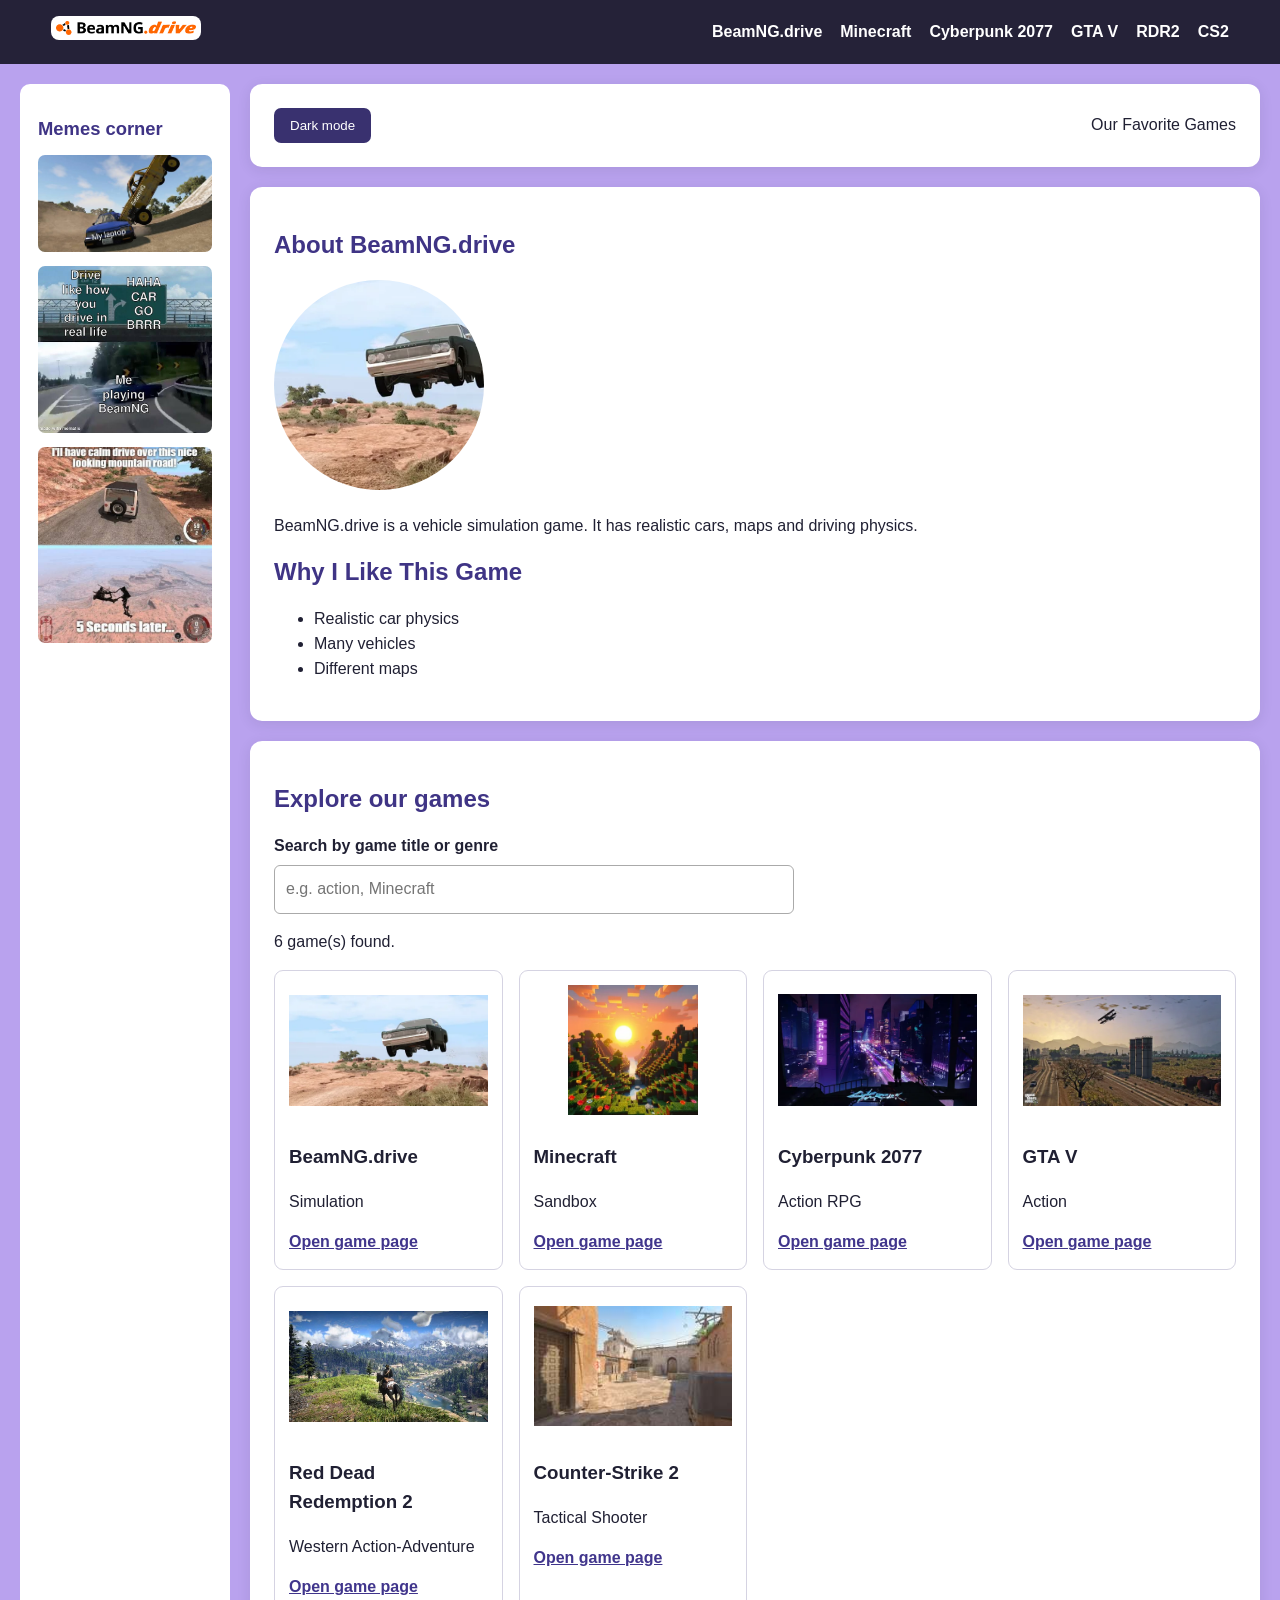
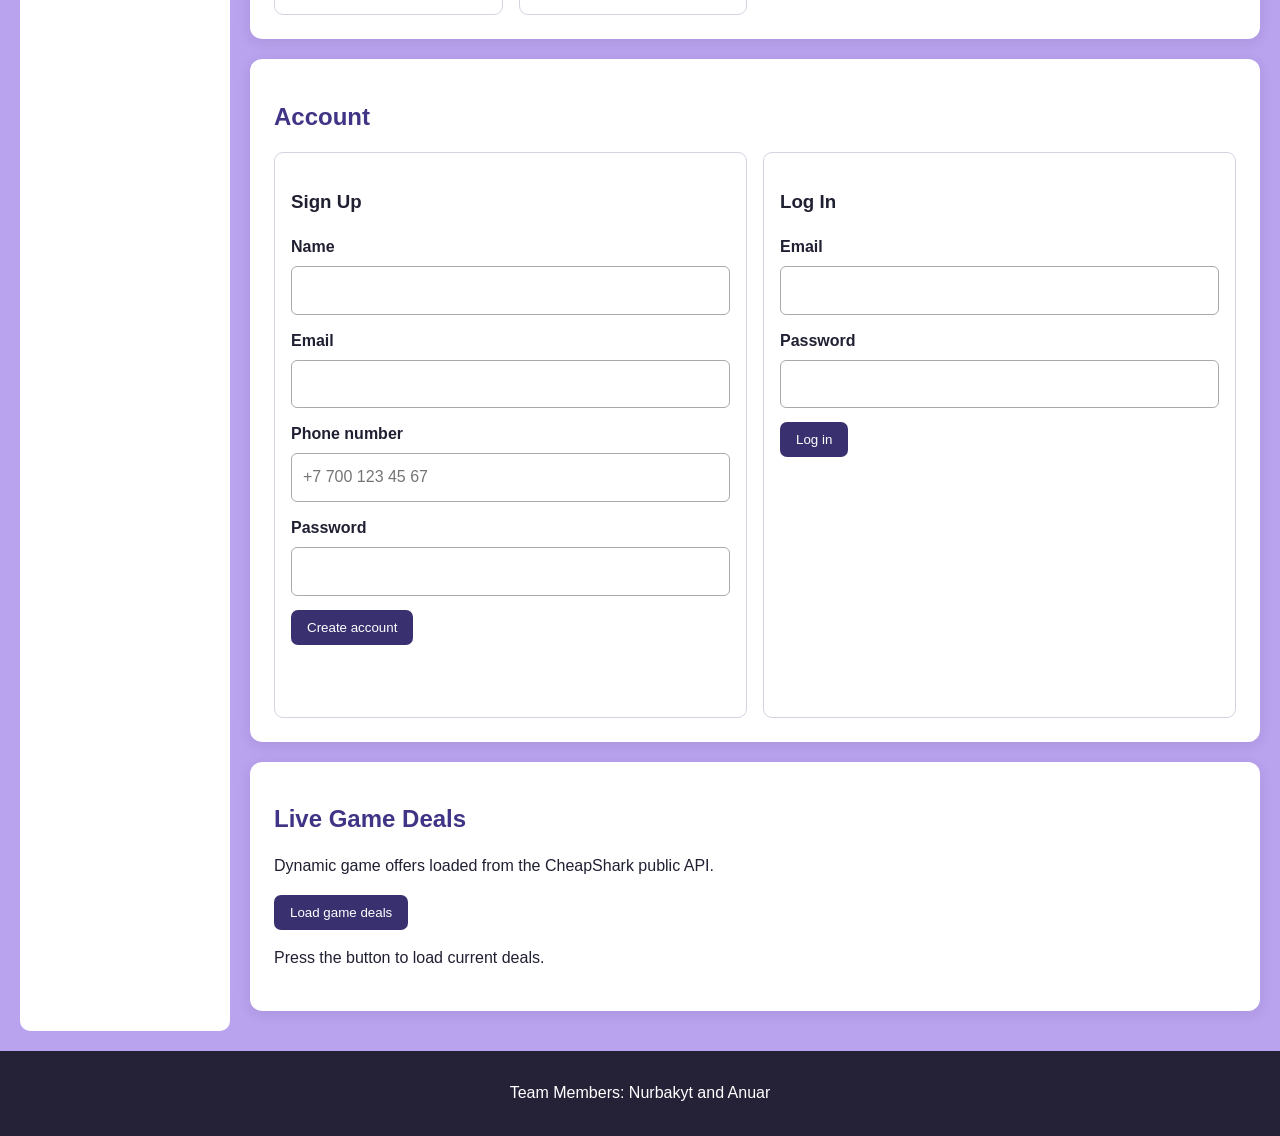
<file: index.html>
<!DOCTYPE html>
<html lang="en">

<head>
    <meta charset="UTF-8">
    <meta name="viewport" content="width=device-width, initial-scale=1">

    <title>BeamNG.drive | Our Favorite Games</title>

    <link rel="stylesheet" href="css/style.css">
    <script src="js/script.js" defer></script>
</head>

<body>

    <header id="main-header">
        <a href="index.html" aria-label="Our Favorite Games home">
            <img src="images/BeamNG_drive_logo.webp" alt="BeamNG.drive logo" class="logo-w-bg">
        </a>

        <nav class="nav-menu" aria-label="Game navigation">
            <a href="index.html">BeamNG.drive</a>
            <a href="minecraft.html">Minecraft</a>
            <a href="cyberpunk.html">Cyberpunk 2077</a>
            <a href="gta5.html">GTA V</a>
            <a href="rdr2.html">RDR2</a>
            <a href="cs2.html">CS2</a>
        </nav>
    </header>

    <aside class="sidebar">
        <h2>Memes corner</h2>

        <img src="images/BeamND_drive_meme1.jpg" alt="BeamNG.drive meme" class="meme" loading="lazy">
        <img src="images/BeamND_drive_meme2.jpg" alt="BeamNG.drive meme" class="meme" loading="lazy">
        <img src="images/BeamND_drive_meme3.jpg" alt="BeamNG.drive meme" class="meme" loading="lazy">
    </aside>

    <main>

        <section class="card controls">
            <button id="theme-toggle" type="button" aria-pressed="false">Dark mode</button>
            <span>Our Favorite Games</span>
        </section>

        <section class="card game-intro">
            <h1>About BeamNG.drive</h1>

            <img src="images/beamng.webp" alt="BeamNG.drive game" class="circle-image">

            <p>BeamNG.drive is a vehicle simulation game. It has realistic cars, maps and driving physics.</p>

            <h2>Why I Like This Game</h2>

            <ul>
                <li>Realistic car physics</li>
                <li>Many vehicles</li>
                <li>Different maps</li>
            </ul>
        </section>

        <section class="card" id="game-search">
            <h2>Explore our games</h2>

            <label for="game-query">Search by game title or genre</label>
            <input id="game-query" type="search" placeholder="e.g. action, Minecraft">

            <p id="search-status" role="status"></p>
            <div id="game-results" class="results-grid"></div>
        </section>

        <section class="card" id="account">
            <h2>Account</h2>

            <div class="account-grid">

                <form id="signup-form" novalidate>
                    <h3>Sign Up</h3>

                    <label for="signup-name">Name</label>
                    <input id="signup-name" autocomplete="name">

                    <label for="signup-email">Email</label>
                    <input id="signup-email" autocomplete="email">

                    <label for="signup-phone">Phone number</label>
                    <input id="signup-phone" autocomplete="tel" placeholder="+7 700 123 45 67">

                    <label for="signup-password">Password</label>
                    <input id="signup-password" type="password" autocomplete="new-password">

                    <button type="submit">Create account</button>
                    <p class="form-message" id="signup-message" role="status"></p>
                </form>

                <form id="login-form" novalidate>
                    <h3>Log In</h3>

                    <label for="login-email">Email</label>
                    <input id="login-email" autocomplete="email">

                    <label for="login-password">Password</label>
                    <input id="login-password" type="password" autocomplete="current-password">

                    <button type="submit">Log in</button>
                    <p class="form-message" id="login-message" role="status"></p>
                </form>

            </div>
        </section>

        <section class="card" id="game-api">
            <h2>Live Game Deals</h2>

            <p>Dynamic game offers loaded from the CheapShark public API.</p>
            <button id="load-deals" type="button">Load game deals</button>

            <p id="api-status" role="status">Press the button to load current deals.</p>
            <div id="deal-results" class="results-grid"></div>
        </section>

    </main>

    <footer>
        <p>Team Members: Nurbakyt and Anuar</p>
    </footer>

</body>

</html>
</file>
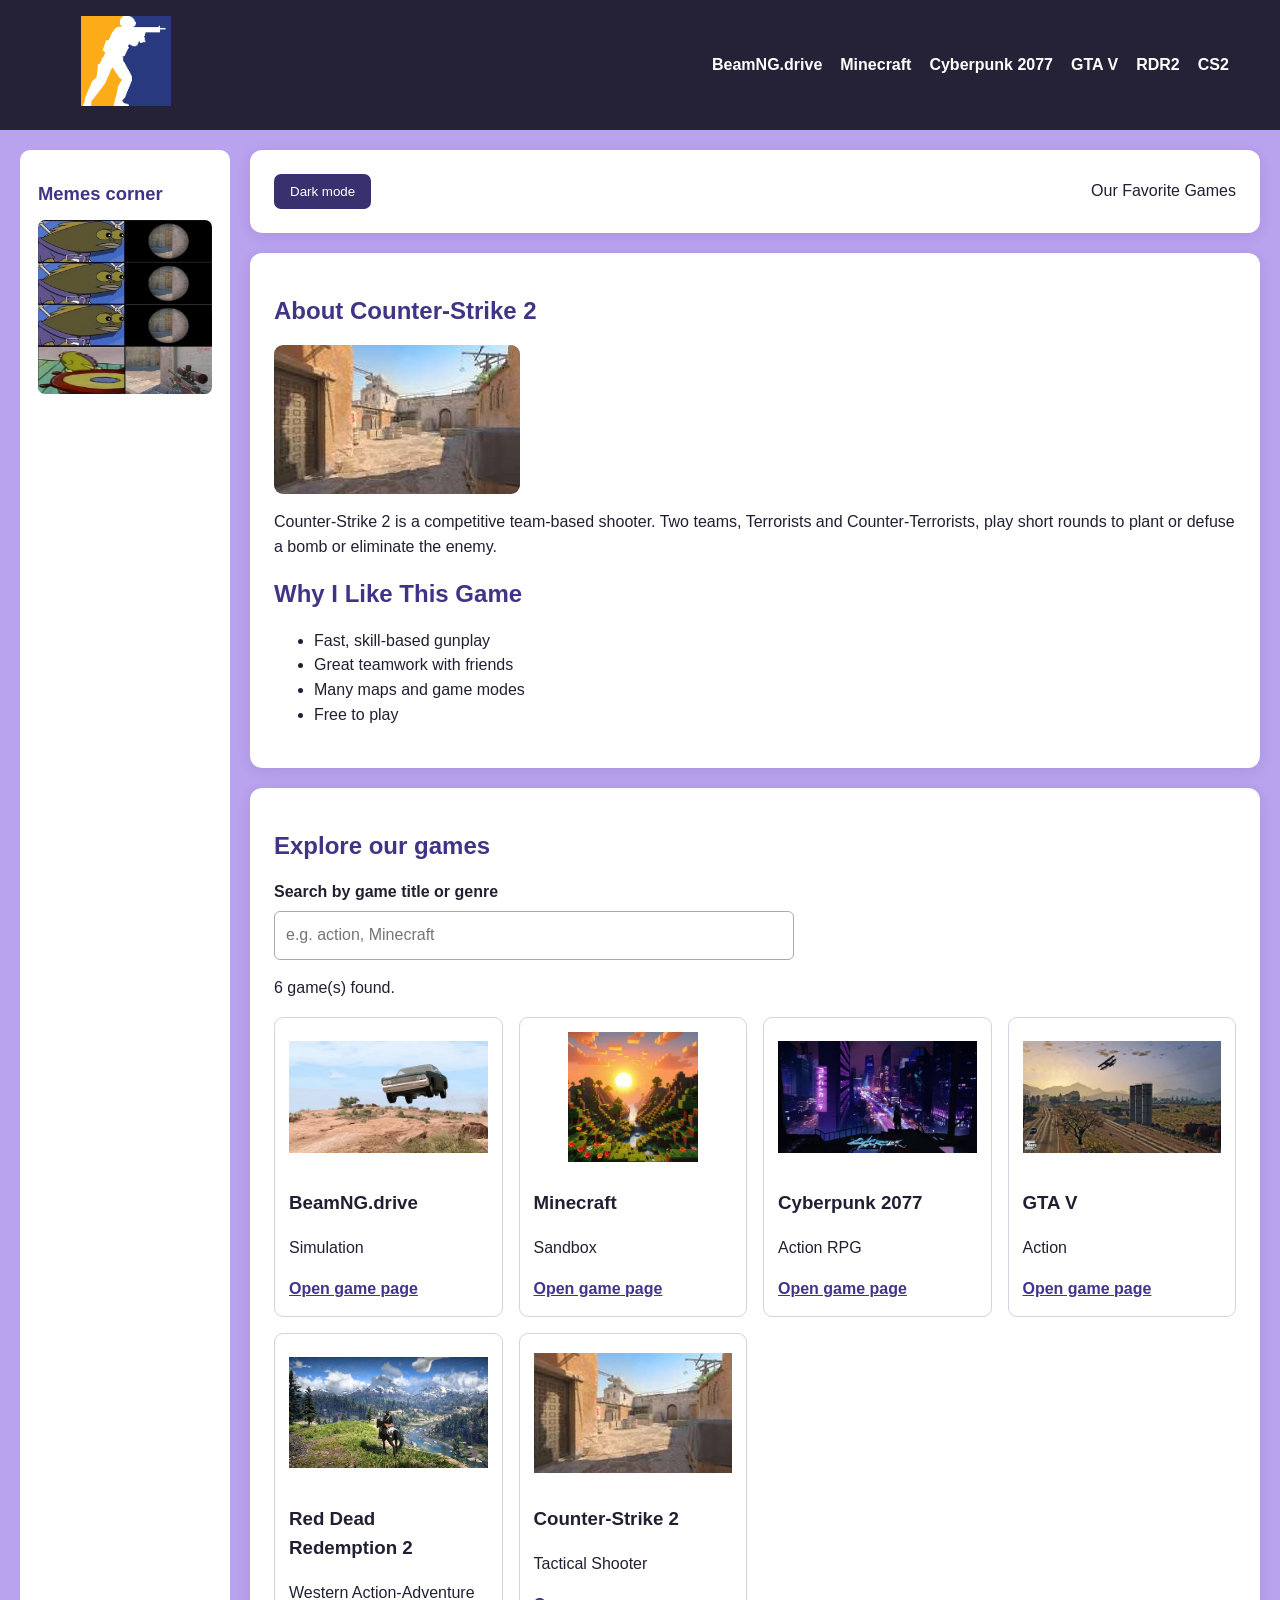
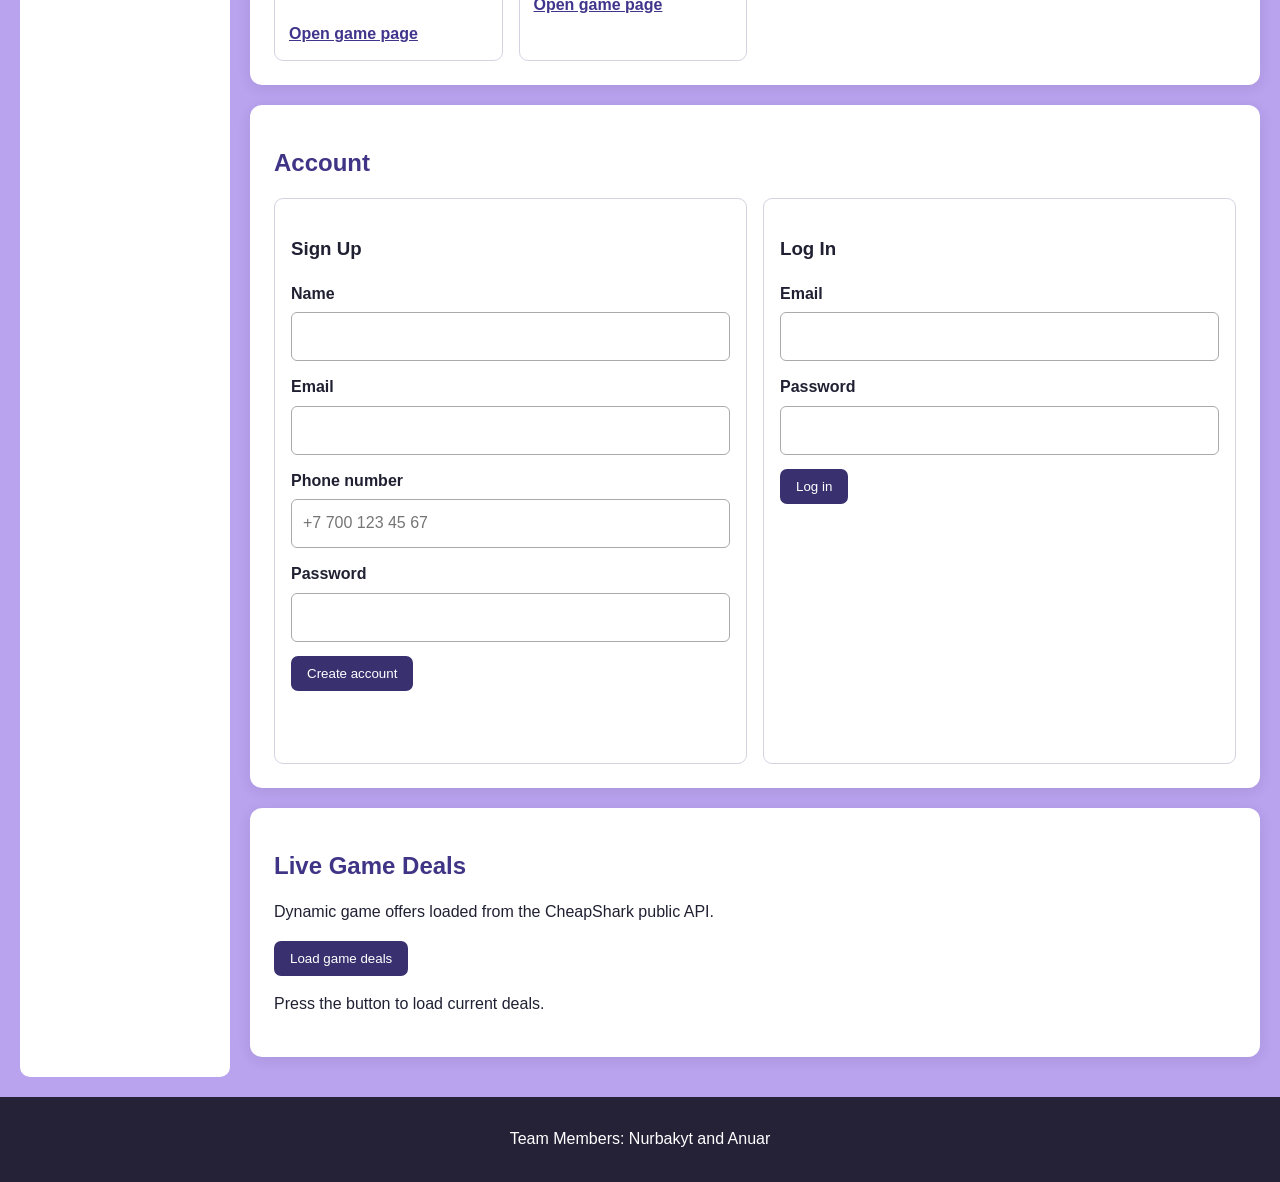
<file: cs2.html>
<!DOCTYPE html>
<html lang="en">

<head>
    <meta charset="UTF-8">
    <meta name="viewport" content="width=device-width, initial-scale=1">

    <title>Counter-Strike 2 | Our Favorite Games</title>

    <link rel="stylesheet" href="css/style.css">
    <script src="js/script.js" defer></script>
</head>

<body>

    <header id="main-header">
        <a href="index.html" aria-label="Our Favorite Games home">
            <img src="images/CS2_logo.png" alt="Counter-Strike 2 logo" class="logo">
        </a>

        <nav class="nav-menu" aria-label="Game navigation">
            <a href="index.html">BeamNG.drive</a>
            <a href="minecraft.html">Minecraft</a>
            <a href="cyberpunk.html">Cyberpunk 2077</a>
            <a href="gta5.html">GTA V</a>
            <a href="rdr2.html">RDR2</a>
            <a href="cs2.html">CS2</a>
        </nav>
    </header>

    <aside class="sidebar">
        <h2>Memes corner</h2>

        <img src="images/CS2_meme1.webp" alt="Counter-Strike 2 meme" class="meme" loading="lazy">
    </aside>

    <main>

        <section class="card controls">
            <button id="theme-toggle" type="button" aria-pressed="false">Dark mode</button>
            <span>Our Favorite Games</span>
        </section>

        <section class="card game-intro">
            <h1>About Counter-Strike 2</h1>

            <img src="images/cs2.webp" alt="Counter-Strike 2 game" class="game-image">

            <p>Counter-Strike 2 is a competitive team-based shooter. Two teams, Terrorists and Counter-Terrorists, play short rounds to plant or defuse a bomb or eliminate the enemy.</p>

            <h2>Why I Like This Game</h2>

            <ul>
                <li>Fast, skill-based gunplay</li>
                <li>Great teamwork with friends</li>
                <li>Many maps and game modes</li>
                <li>Free to play</li>
            </ul>
        </section>

        <section class="card" id="game-search">
            <h2>Explore our games</h2>

            <label for="game-query">Search by game title or genre</label>
            <input id="game-query" type="search" placeholder="e.g. action, Minecraft">

            <p id="search-status" role="status"></p>
            <div id="game-results" class="results-grid"></div>
        </section>

        <section class="card" id="account">
            <h2>Account</h2>

            <div class="account-grid">

                <form id="signup-form" novalidate>
                    <h3>Sign Up</h3>

                    <label for="signup-name">Name</label>
                    <input id="signup-name" autocomplete="name">

                    <label for="signup-email">Email</label>
                    <input id="signup-email" autocomplete="email">

                    <label for="signup-phone">Phone number</label>
                    <input id="signup-phone" autocomplete="tel" placeholder="+7 700 123 45 67">

                    <label for="signup-password">Password</label>
                    <input id="signup-password" type="password" autocomplete="new-password">

                    <button type="submit">Create account</button>
                    <p class="form-message" id="signup-message" role="status"></p>
                </form>

                <form id="login-form" novalidate>
                    <h3>Log In</h3>

                    <label for="login-email">Email</label>
                    <input id="login-email" autocomplete="email">

                    <label for="login-password">Password</label>
                    <input id="login-password" type="password" autocomplete="current-password">

                    <button type="submit">Log in</button>
                    <p class="form-message" id="login-message" role="status"></p>
                </form>

            </div>
        </section>

        <section class="card" id="game-api">
            <h2>Live Game Deals</h2>

            <p>Dynamic game offers loaded from the CheapShark public API.</p>
            <button id="load-deals" type="button">Load game deals</button>

            <p id="api-status" role="status">Press the button to load current deals.</p>
            <div id="deal-results" class="results-grid"></div>
        </section>

    </main>

    <footer>
        <p>Team Members: Nurbakyt and Anuar</p>
    </footer>

</body>

</html>
</file>
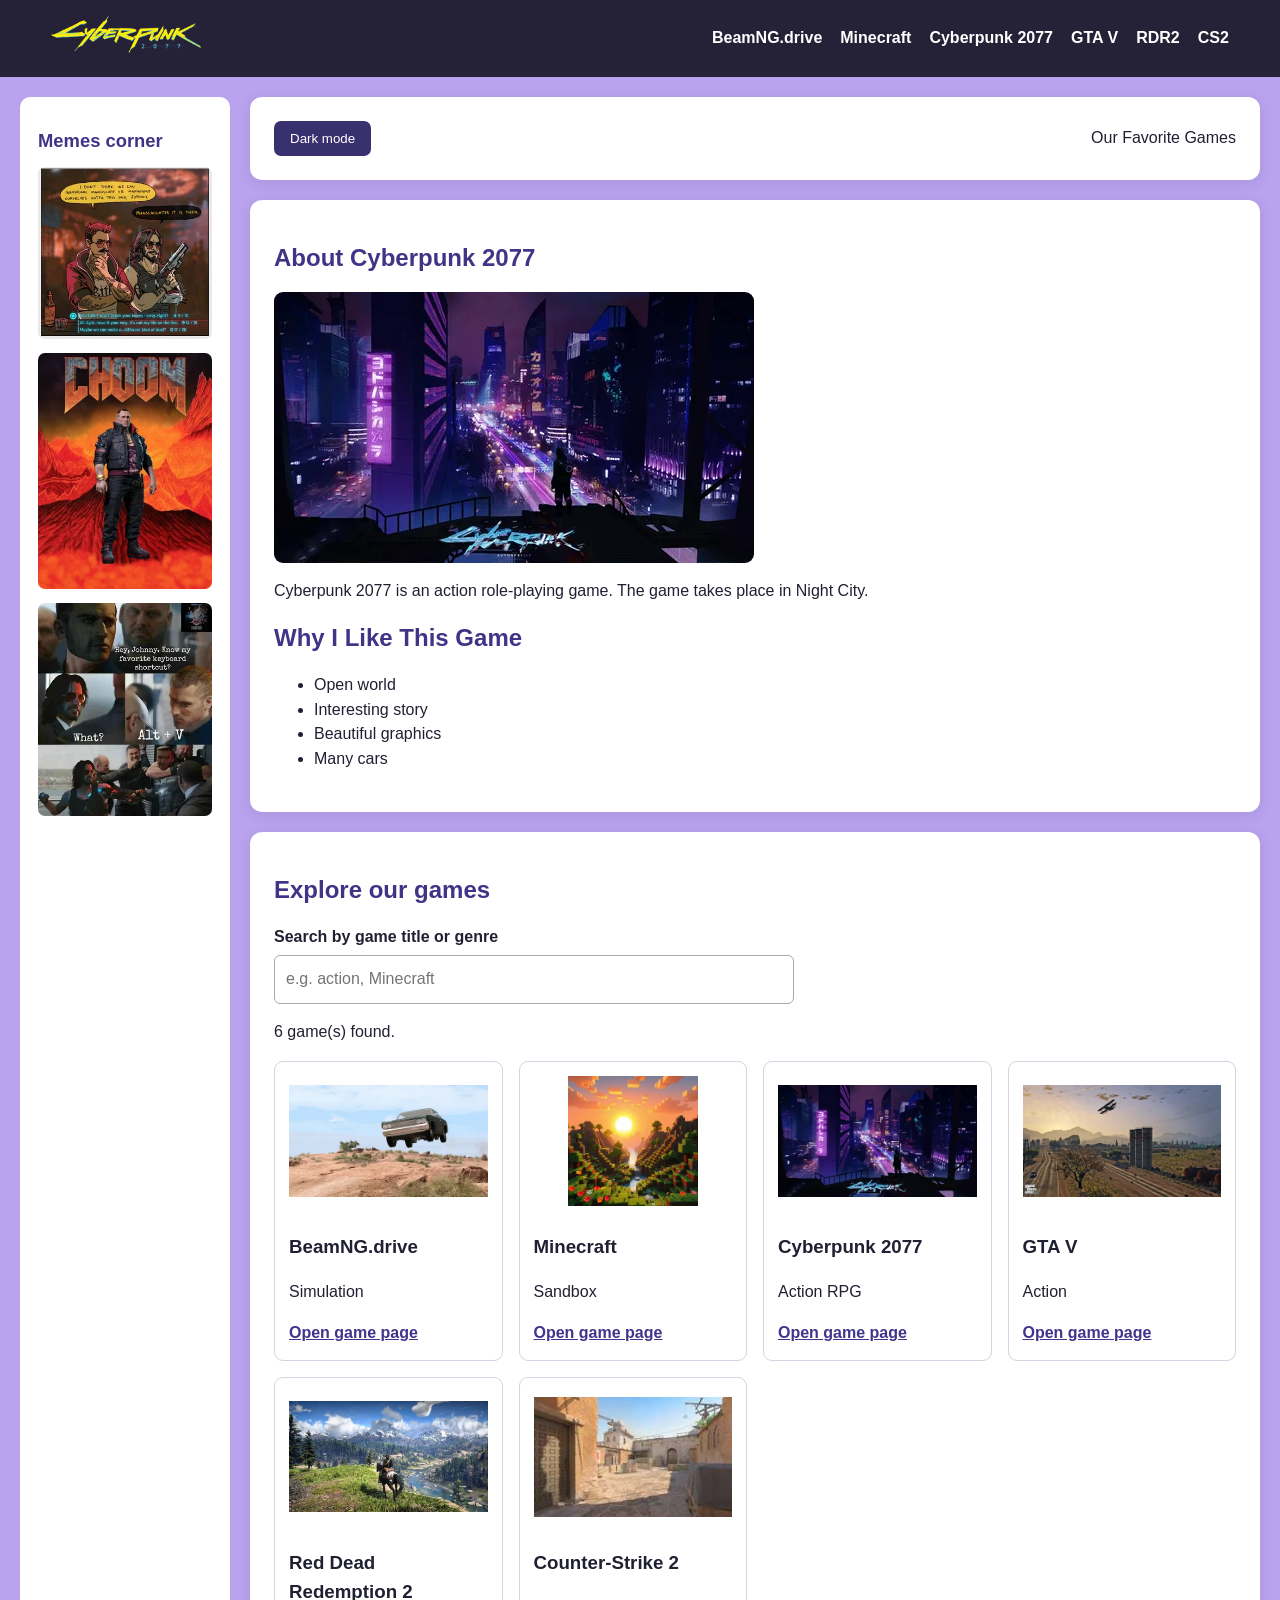
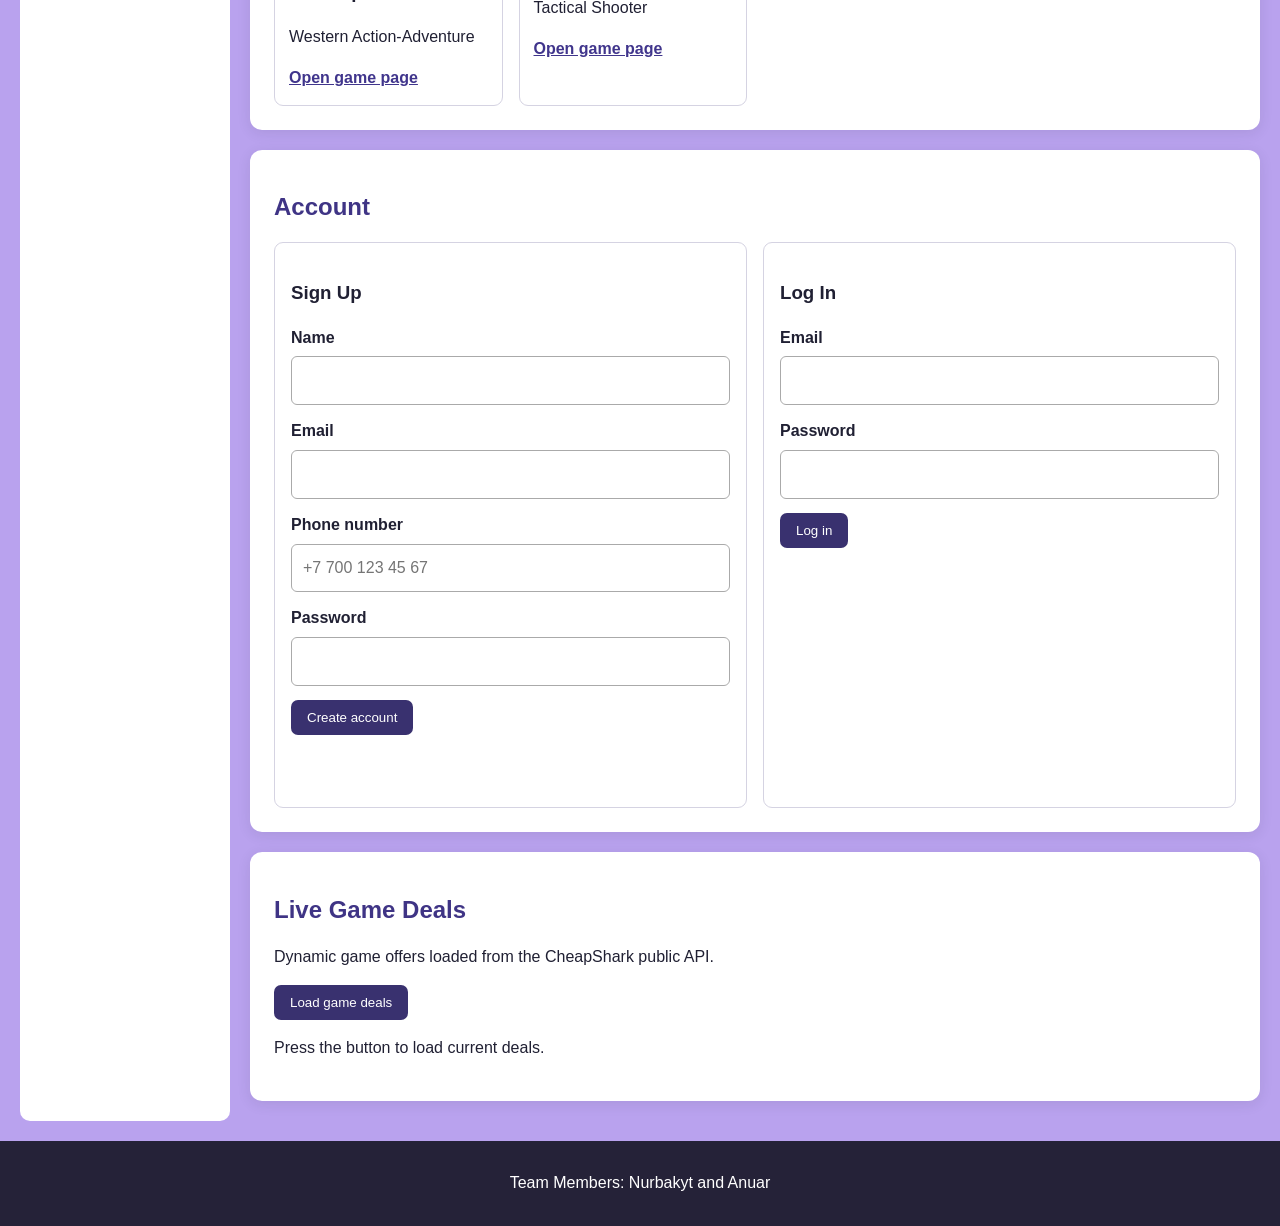
<file: cyberpunk.html>
<!DOCTYPE html>
<html lang="en">

<head>
    <meta charset="UTF-8">
    <meta name="viewport" content="width=device-width, initial-scale=1">

    <title>Cyberpunk 2077 | Our Favorite Games</title>

    <link rel="stylesheet" href="css/style.css">
    <script src="js/script.js" defer></script>
</head>

<body>

    <header id="main-header">
        <a href="index.html" aria-label="Our Favorite Games home">
            <img src="images/Cyberpunk_2077_logo.webp" alt="Cyberpunk 2077 logo" class="logo">
        </a>

        <nav class="nav-menu" aria-label="Game navigation">
            <a href="index.html">BeamNG.drive</a>
            <a href="minecraft.html">Minecraft</a>
            <a href="cyberpunk.html">Cyberpunk 2077</a>
            <a href="gta5.html">GTA V</a>
            <a href="rdr2.html">RDR2</a>
            <a href="cs2.html">CS2</a>
        </nav>
    </header>

    <aside class="sidebar">
        <h2>Memes corner</h2>

        <img src="images/Cyberpunk_2077_meme1.webp" alt="Cyberpunk 2077 meme" class="meme" loading="lazy">
        <img src="images/Cyberpunk_2077_meme2.webp" alt="Cyberpunk 2077 meme" class="meme" loading="lazy">
        <img src="images/Cyberpunk_2077_meme3.png" alt="Cyberpunk 2077 meme" class="meme" loading="lazy">
    </aside>

    <main>

        <section class="card controls">
            <button id="theme-toggle" type="button" aria-pressed="false">Dark mode</button>
            <span>Our Favorite Games</span>
        </section>

        <section class="card game-intro">
            <h1>About Cyberpunk 2077</h1>

            <img src="images/cyberpunk.webp" alt="Cyberpunk 2077 game" class="game-image">

            <p>Cyberpunk 2077 is an action role-playing game. The game takes place in Night City.</p>

            <h2>Why I Like This Game</h2>

            <ul>
                <li>Open world</li>
                <li>Interesting story</li>
                <li>Beautiful graphics</li>
                <li>Many cars</li>
            </ul>
        </section>

        <section class="card" id="game-search">
            <h2>Explore our games</h2>

            <label for="game-query">Search by game title or genre</label>
            <input id="game-query" type="search" placeholder="e.g. action, Minecraft">

            <p id="search-status" role="status"></p>
            <div id="game-results" class="results-grid"></div>
        </section>

        <section class="card" id="account">
            <h2>Account</h2>

            <div class="account-grid">

                <form id="signup-form" novalidate>
                    <h3>Sign Up</h3>

                    <label for="signup-name">Name</label>
                    <input id="signup-name" autocomplete="name">

                    <label for="signup-email">Email</label>
                    <input id="signup-email" autocomplete="email">

                    <label for="signup-phone">Phone number</label>
                    <input id="signup-phone" autocomplete="tel" placeholder="+7 700 123 45 67">

                    <label for="signup-password">Password</label>
                    <input id="signup-password" type="password" autocomplete="new-password">

                    <button type="submit">Create account</button>
                    <p class="form-message" id="signup-message" role="status"></p>
                </form>

                <form id="login-form" novalidate>
                    <h3>Log In</h3>

                    <label for="login-email">Email</label>
                    <input id="login-email" autocomplete="email">

                    <label for="login-password">Password</label>
                    <input id="login-password" type="password" autocomplete="current-password">

                    <button type="submit">Log in</button>
                    <p class="form-message" id="login-message" role="status"></p>
                </form>

            </div>
        </section>

        <section class="card" id="game-api">
            <h2>Live Game Deals</h2>

            <p>Dynamic game offers loaded from the CheapShark public API.</p>
            <button id="load-deals" type="button">Load game deals</button>

            <p id="api-status" role="status">Press the button to load current deals.</p>
            <div id="deal-results" class="results-grid"></div>
        </section>

    </main>

    <footer>
        <p>Team Members: Nurbakyt and Anuar</p>
    </footer>

</body>

</html>
</file>
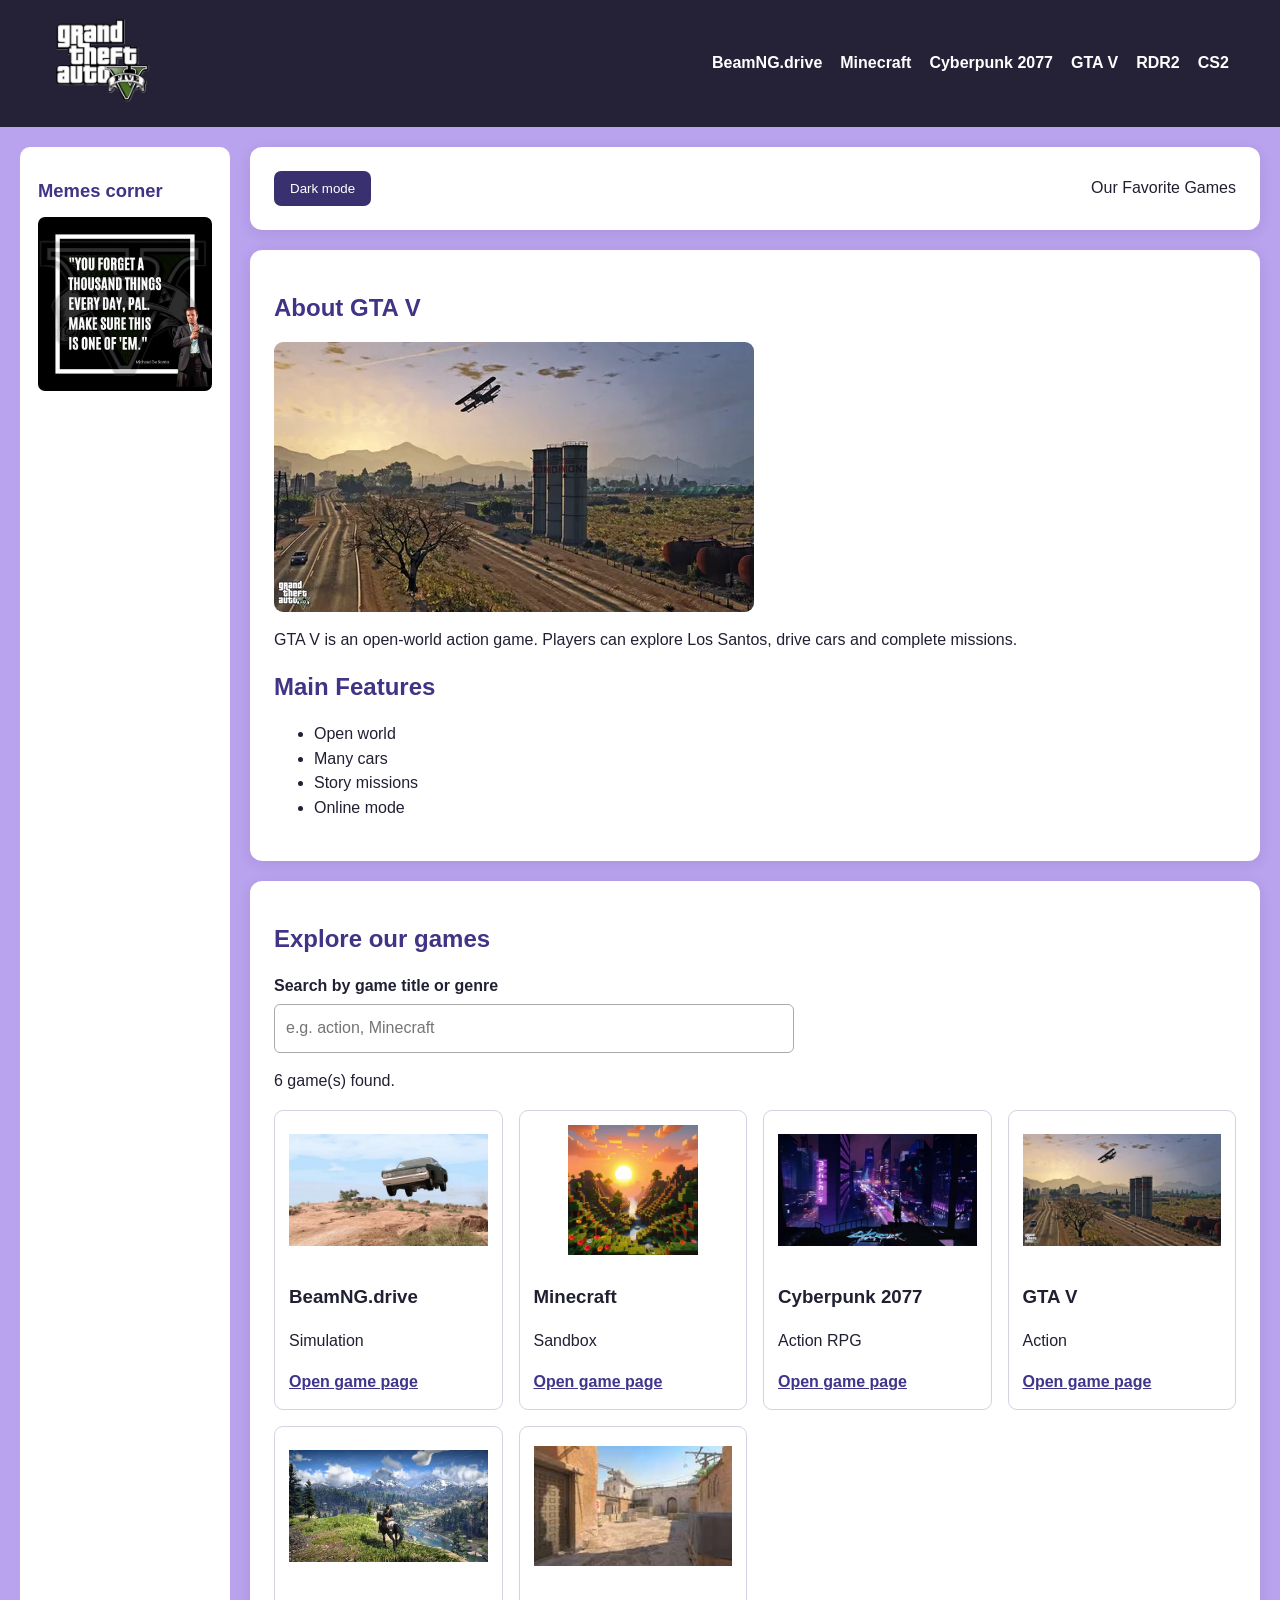
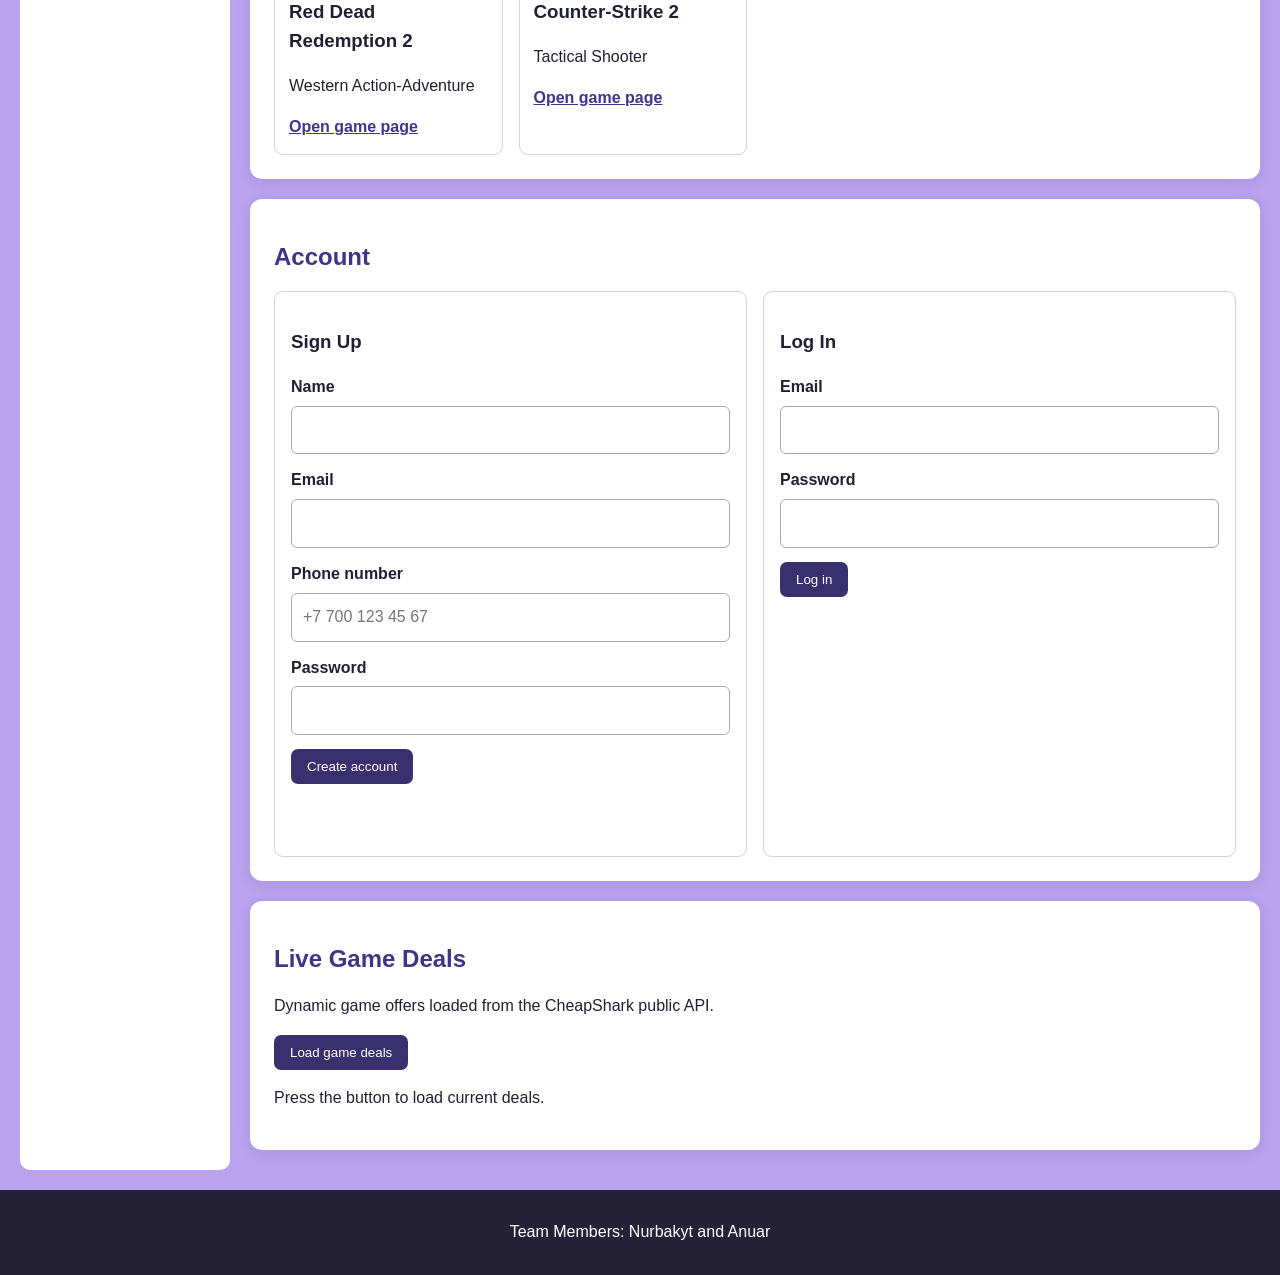
<file: gta5.html>
<!DOCTYPE html>
<html lang="en">

<head>
    <meta charset="UTF-8">
    <meta name="viewport" content="width=device-width, initial-scale=1">

    <title>GTA V | Our Favorite Games</title>

    <link rel="stylesheet" href="css/style.css">
    <script src="js/script.js" defer></script>
</head>

<body>

    <header id="main-header">
        <a href="index.html" aria-label="Our Favorite Games home">
            <img src="images/GTA5_logo.png" alt="GTA V logo" class="logo-gta">
        </a>

        <nav class="nav-menu" aria-label="Game navigation">
            <a href="index.html">BeamNG.drive</a>
            <a href="minecraft.html">Minecraft</a>
            <a href="cyberpunk.html">Cyberpunk 2077</a>
            <a href="gta5.html">GTA V</a>
            <a href="rdr2.html">RDR2</a>
            <a href="cs2.html">CS2</a>
        </nav>
    </header>

    <aside class="sidebar">
        <h2>Memes corner</h2>

        <img src="images/GTA5_meme.jpg" alt="GTA V meme" class="meme" loading="lazy">
    </aside>

    <main>

        <section class="card controls">
            <button id="theme-toggle" type="button" aria-pressed="false">Dark mode</button>
            <span>Our Favorite Games</span>
        </section>

        <section class="card game-intro">
            <h1>About GTA V</h1>

            <img src="images/gta5.webp" alt="GTA V game" class="game-image">

            <p>GTA V is an open-world action game. Players can explore Los Santos, drive cars and complete missions.</p>

            <h2>Main Features</h2>

            <ul>
                <li>Open world</li>
                <li>Many cars</li>
                <li>Story missions</li>
                <li>Online mode</li>
            </ul>
        </section>

        <section class="card" id="game-search">
            <h2>Explore our games</h2>

            <label for="game-query">Search by game title or genre</label>
            <input id="game-query" type="search" placeholder="e.g. action, Minecraft">

            <p id="search-status" role="status"></p>
            <div id="game-results" class="results-grid"></div>
        </section>

        <section class="card" id="account">
            <h2>Account</h2>

            <div class="account-grid">

                <form id="signup-form" novalidate>
                    <h3>Sign Up</h3>

                    <label for="signup-name">Name</label>
                    <input id="signup-name" autocomplete="name">

                    <label for="signup-email">Email</label>
                    <input id="signup-email" autocomplete="email">

                    <label for="signup-phone">Phone number</label>
                    <input id="signup-phone" autocomplete="tel" placeholder="+7 700 123 45 67">

                    <label for="signup-password">Password</label>
                    <input id="signup-password" type="password" autocomplete="new-password">

                    <button type="submit">Create account</button>
                    <p class="form-message" id="signup-message" role="status"></p>
                </form>

                <form id="login-form" novalidate>
                    <h3>Log In</h3>

                    <label for="login-email">Email</label>
                    <input id="login-email" autocomplete="email">

                    <label for="login-password">Password</label>
                    <input id="login-password" type="password" autocomplete="current-password">

                    <button type="submit">Log in</button>
                    <p class="form-message" id="login-message" role="status"></p>
                </form>

            </div>
        </section>

        <section class="card" id="game-api">
            <h2>Live Game Deals</h2>

            <p>Dynamic game offers loaded from the CheapShark public API.</p>
            <button id="load-deals" type="button">Load game deals</button>

            <p id="api-status" role="status">Press the button to load current deals.</p>
            <div id="deal-results" class="results-grid"></div>
        </section>

    </main>

    <footer>
        <p>Team Members: Nurbakyt and Anuar</p>
    </footer>

</body>

</html>
</file>
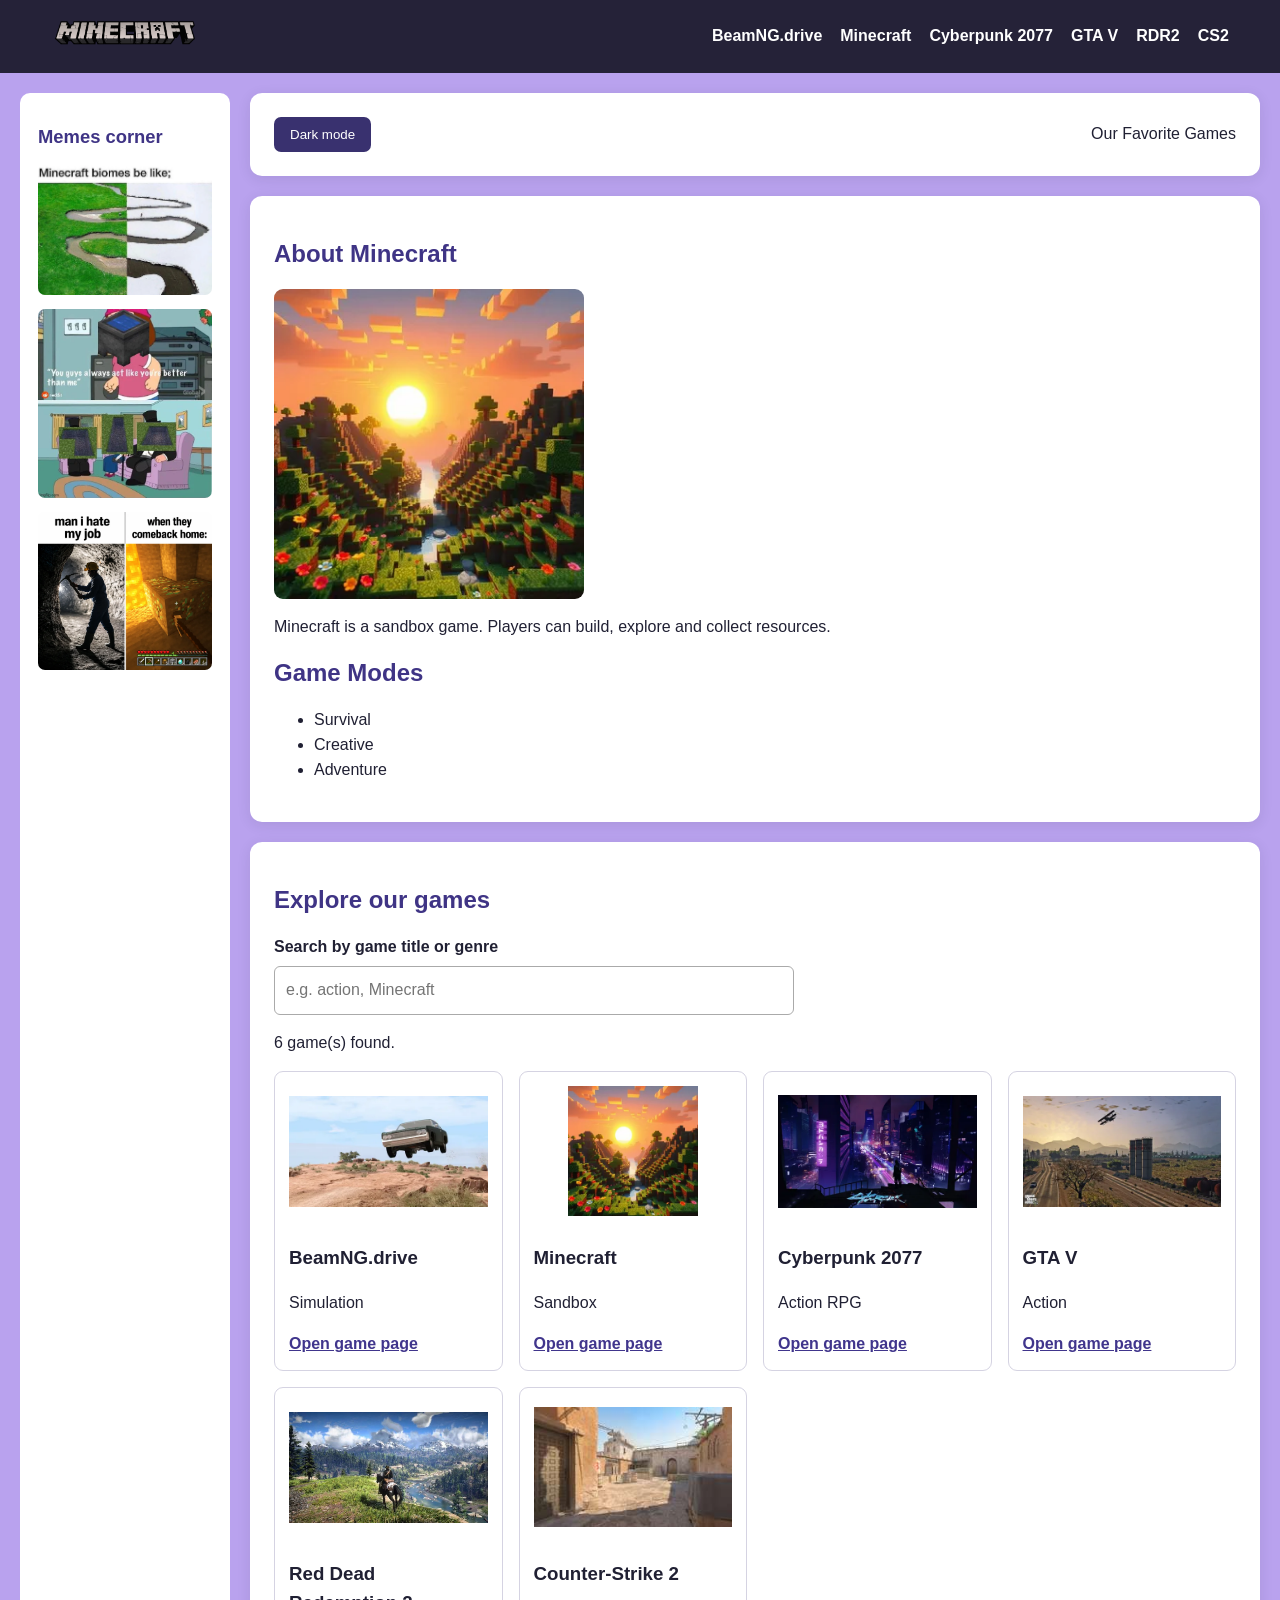
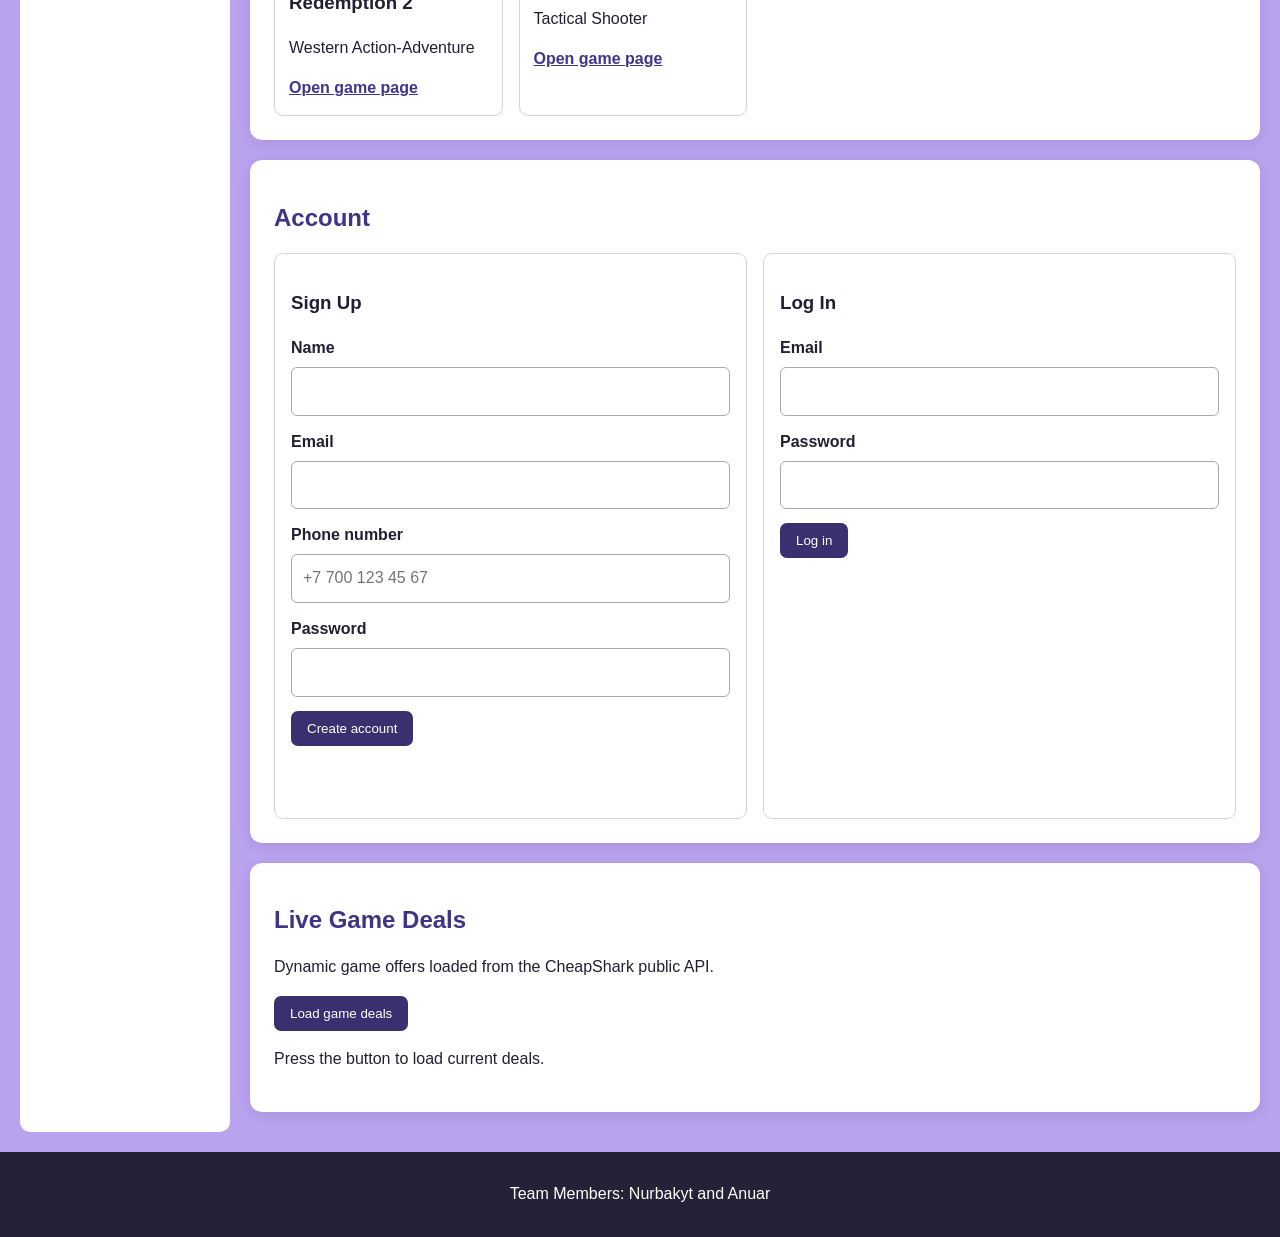
<file: minecraft.html>
<!DOCTYPE html>
<html lang="en">

<head>
    <meta charset="UTF-8">
    <meta name="viewport" content="width=device-width, initial-scale=1">

    <title>Minecraft | Our Favorite Games</title>

    <link rel="stylesheet" href="css/style.css">
    <script src="js/script.js" defer></script>
</head>

<body>

    <header id="main-header">
        <a href="index.html" aria-label="Our Favorite Games home">
            <img src="images/minecraft_logo.png" alt="Minecraft logo" class="logo">
        </a>

        <nav class="nav-menu" aria-label="Game navigation">
            <a href="index.html">BeamNG.drive</a>
            <a href="minecraft.html">Minecraft</a>
            <a href="cyberpunk.html">Cyberpunk 2077</a>
            <a href="gta5.html">GTA V</a>
            <a href="rdr2.html">RDR2</a>
            <a href="cs2.html">CS2</a>
        </nav>
    </header>

    <aside class="sidebar">
        <h2>Memes corner</h2>

        <img src="images/Minecraft_meme1.webp" alt="Minecraft meme" class="meme" loading="lazy">
        <img src="images/Minecraft_meme2.webp" alt="Minecraft meme" class="meme" loading="lazy">
        <img src="images/Minecraft_meme3.webp" alt="Minecraft meme" class="meme" loading="lazy">
    </aside>

    <main>

        <section class="card controls">
            <button id="theme-toggle" type="button" aria-pressed="false">Dark mode</button>
            <span>Our Favorite Games</span>
        </section>

        <section class="card game-intro">
            <h1>About Minecraft</h1>

            <img src="images/minecraft.webp" alt="Minecraft game" class="game-image">

            <p>Minecraft is a sandbox game. Players can build, explore and collect resources.</p>

            <h2>Game Modes</h2>

            <ul>
                <li>Survival</li>
                <li>Creative</li>
                <li>Adventure</li>
            </ul>
        </section>

        <section class="card" id="game-search">
            <h2>Explore our games</h2>

            <label for="game-query">Search by game title or genre</label>
            <input id="game-query" type="search" placeholder="e.g. action, Minecraft">

            <p id="search-status" role="status"></p>
            <div id="game-results" class="results-grid"></div>
        </section>

        <section class="card" id="account">
            <h2>Account</h2>

            <div class="account-grid">

                <form id="signup-form" novalidate>
                    <h3>Sign Up</h3>

                    <label for="signup-name">Name</label>
                    <input id="signup-name" autocomplete="name">

                    <label for="signup-email">Email</label>
                    <input id="signup-email" autocomplete="email">

                    <label for="signup-phone">Phone number</label>
                    <input id="signup-phone" autocomplete="tel" placeholder="+7 700 123 45 67">

                    <label for="signup-password">Password</label>
                    <input id="signup-password" type="password" autocomplete="new-password">

                    <button type="submit">Create account</button>
                    <p class="form-message" id="signup-message" role="status"></p>
                </form>

                <form id="login-form" novalidate>
                    <h3>Log In</h3>

                    <label for="login-email">Email</label>
                    <input id="login-email" autocomplete="email">

                    <label for="login-password">Password</label>
                    <input id="login-password" type="password" autocomplete="current-password">

                    <button type="submit">Log in</button>
                    <p class="form-message" id="login-message" role="status"></p>
                </form>

            </div>
        </section>

        <section class="card" id="game-api">
            <h2>Live Game Deals</h2>

            <p>Dynamic game offers loaded from the CheapShark public API.</p>
            <button id="load-deals" type="button">Load game deals</button>

            <p id="api-status" role="status">Press the button to load current deals.</p>
            <div id="deal-results" class="results-grid"></div>
        </section>

    </main>

    <footer>
        <p>Team Members: Nurbakyt and Anuar</p>
    </footer>

</body>

</html>
</file>
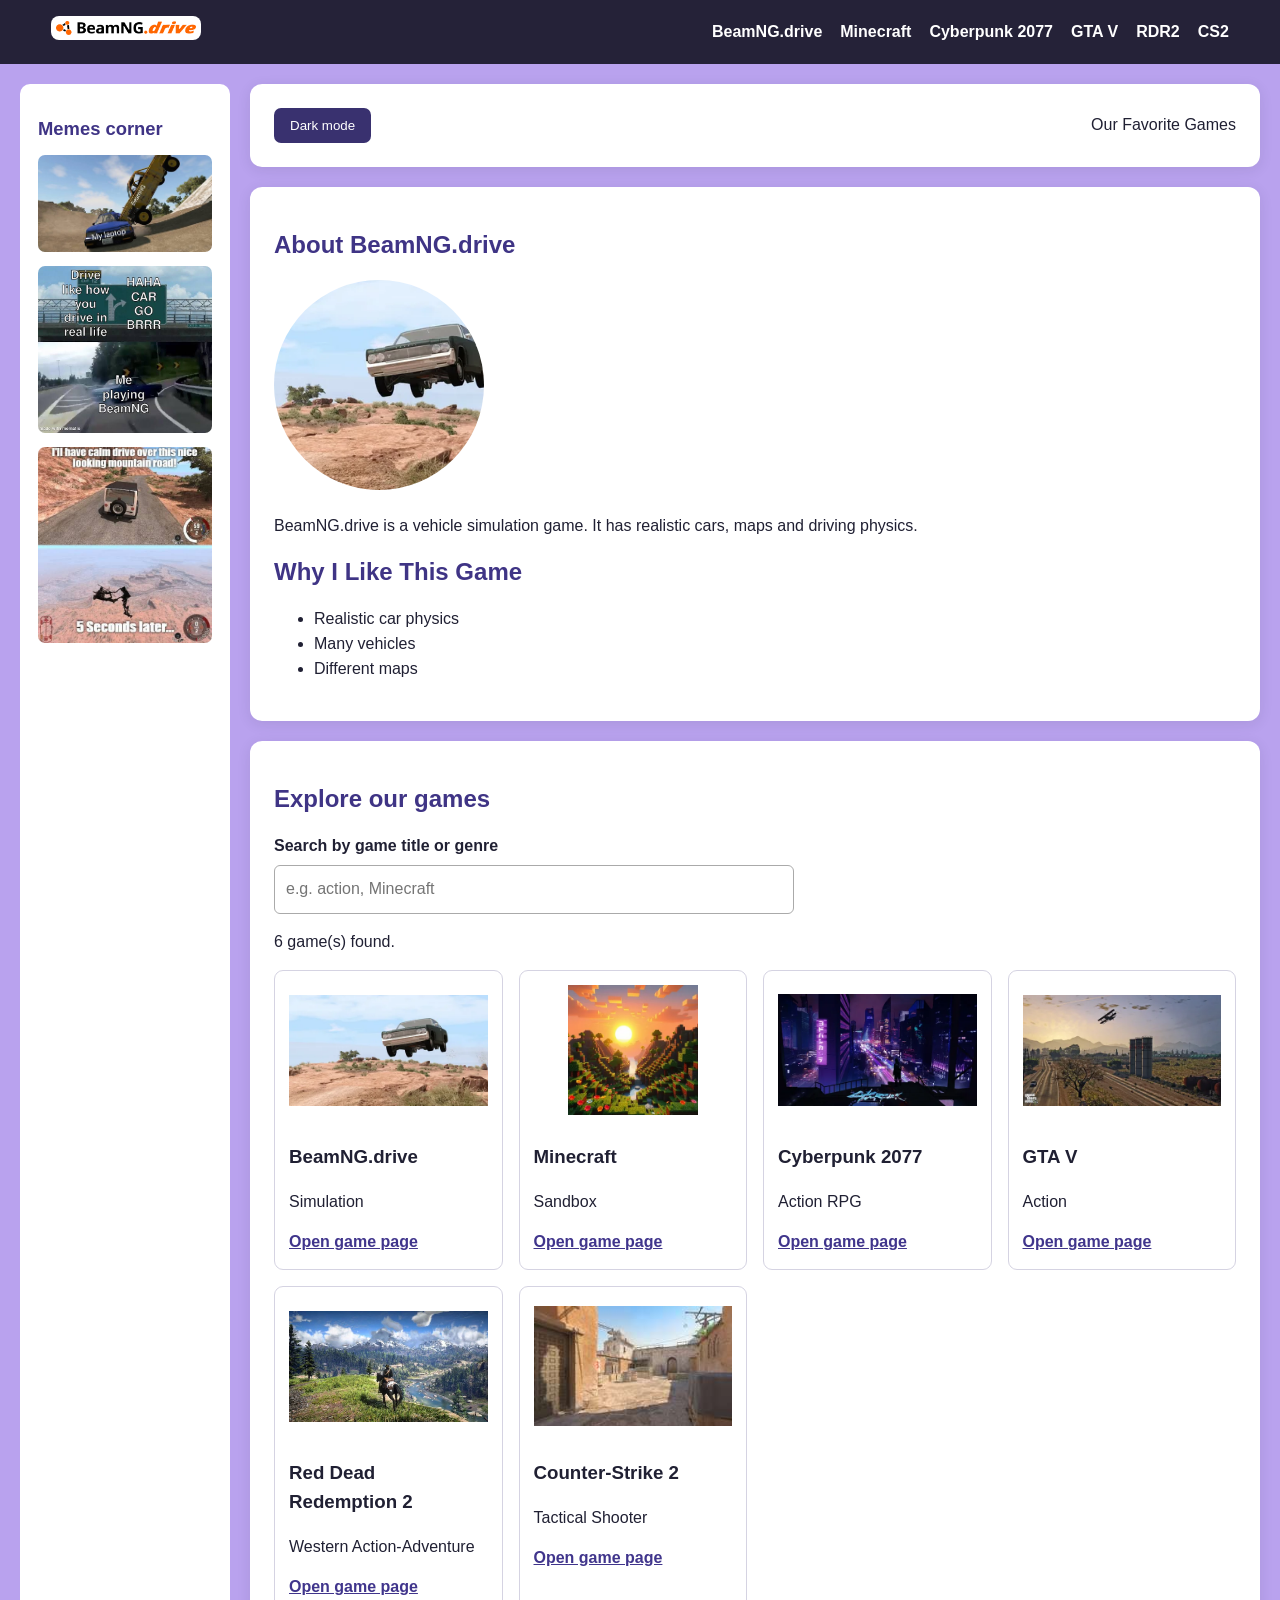
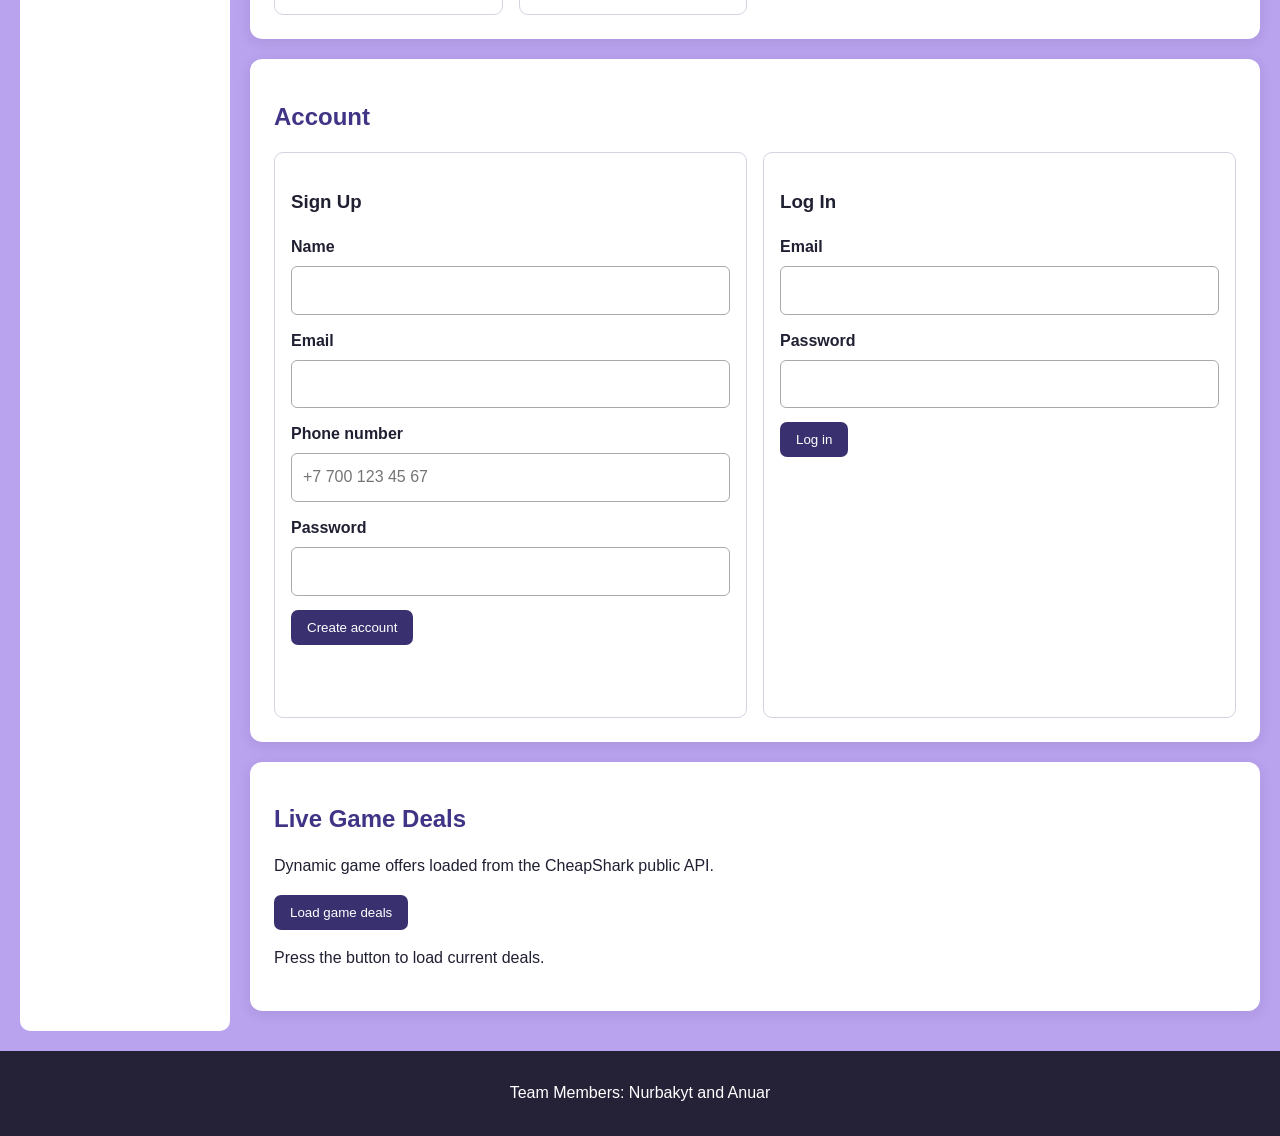
<file: profile.html>
<!DOCTYPE html>
<html lang="en">

<head>
    <meta charset="UTF-8">
    <meta name="viewport" content="width=device-width, initial-scale=1">

    <title>My Profile | Our Favorite Games</title>

    <link rel="stylesheet" href="css/style.css">

    <style>
        body {
            grid-template-columns: minmax(0, 1fr);
            grid-template-areas:
                "header"
                "main"
                "footer";
        }

        main {
            padding: 0 20px 20px;
        }

        .profile-list {
            display: grid;
            grid-template-columns: max-content 1fr;
            gap: 10px 24px;
            margin: 18px 0;
        }

        .profile-list dt {
            font-weight: 700;
            color: var(--heading);
        }

        .profile-list dd {
            margin: 0;
            overflow-wrap: anywhere;
        }

        .profile-actions {
            display: flex;
            gap: 12px;
            flex-wrap: wrap;
        }
    </style>
</head>

<body>

    <header id="main-header">
        <a href="index.html" aria-label="Our Favorite Games home">
            <img src="images/BeamNG_drive_logo.webp" alt="BeamNG.drive logo" class="logo-w-bg">
        </a>

        <nav class="nav-menu" aria-label="Game navigation">
            <a href="index.html">BeamNG.drive</a>
            <a href="minecraft.html">Minecraft</a>
            <a href="cyberpunk.html">Cyberpunk 2077</a>
            <a href="gta5.html">GTA V</a>
            <a href="rdr2.html">RDR2</a>
            <a href="cs2.html">CS2</a>
        </nav>
    </header>

    <main>

        <section class="card controls">
            <button id="theme-toggle" type="button" aria-pressed="false">Dark mode</button>
            <span>Our Favorite Games</span>
        </section>

        <section class="card" id="profile">
            <h1>My Profile</h1>
            <p id="profile-welcome"></p>

            <dl class="profile-list" id="profile-details"></dl>

            <div class="profile-actions">
                <a href="index.html"><button type="button">Back to games</button></a>
                <button id="logout-button" type="button">Log out</button>
            </div>
        </section>

    </main>

    <footer>
        <p>Team Members: Nurbakyt and Anuar</p>
    </footer>

    <script>
        const USER_KEY = 'games-user';
        const SESSION_KEY = 'games-session';
        const THEME_KEY = 'games-theme';

        function read(key) {
            try {
                return localStorage.getItem(key);
            } catch {
                return null;
            }
        }

        function remove(key) {
            try {
                localStorage.removeItem(key);
            } catch {}
        }

        const themeButton = document.getElementById('theme-toggle');

        function applyTheme(theme) {
            const isDark = theme === 'dark';
            document.body.classList.toggle('dark', isDark);
            themeButton.textContent = isDark ? 'Light mode' : 'Dark mode';
            themeButton.setAttribute('aria-pressed', String(isDark));
        }

        applyTheme(read(THEME_KEY) || 'light');

        themeButton.addEventListener('click', () => {
            const next = document.body.classList.contains('dark') ? 'light' : 'dark';
            try {
                localStorage.setItem(THEME_KEY, next);
            } catch {}
            applyTheme(next);
        });

        let user = null;

        try {
            user = JSON.parse(read(USER_KEY) || 'null');
        } catch {
            user = null;
        }

        if (read(SESSION_KEY) !== 'active' || !user) {
            window.location.replace('index.html');
        } else {
            document.getElementById('profile-welcome').textContent = `Welcome back, ${user.name}!`;

            const details = document.getElementById('profile-details');
            const rows = [
                ['Name', user.name],
                ['Email', user.email],
                ['Phone', user.phone],
                ['Password', '•'.repeat(8)]
            ];

            rows.forEach(([label, value]) => {
                const dt = document.createElement('dt');
                dt.textContent = label;

                const dd = document.createElement('dd');
                dd.textContent = value;

                details.append(dt, dd);
            });
        }

        document.getElementById('logout-button').addEventListener('click', () => {
            remove(SESSION_KEY);
            window.location.href = 'index.html';
        });
    </script>

</body>

</html>
</file>
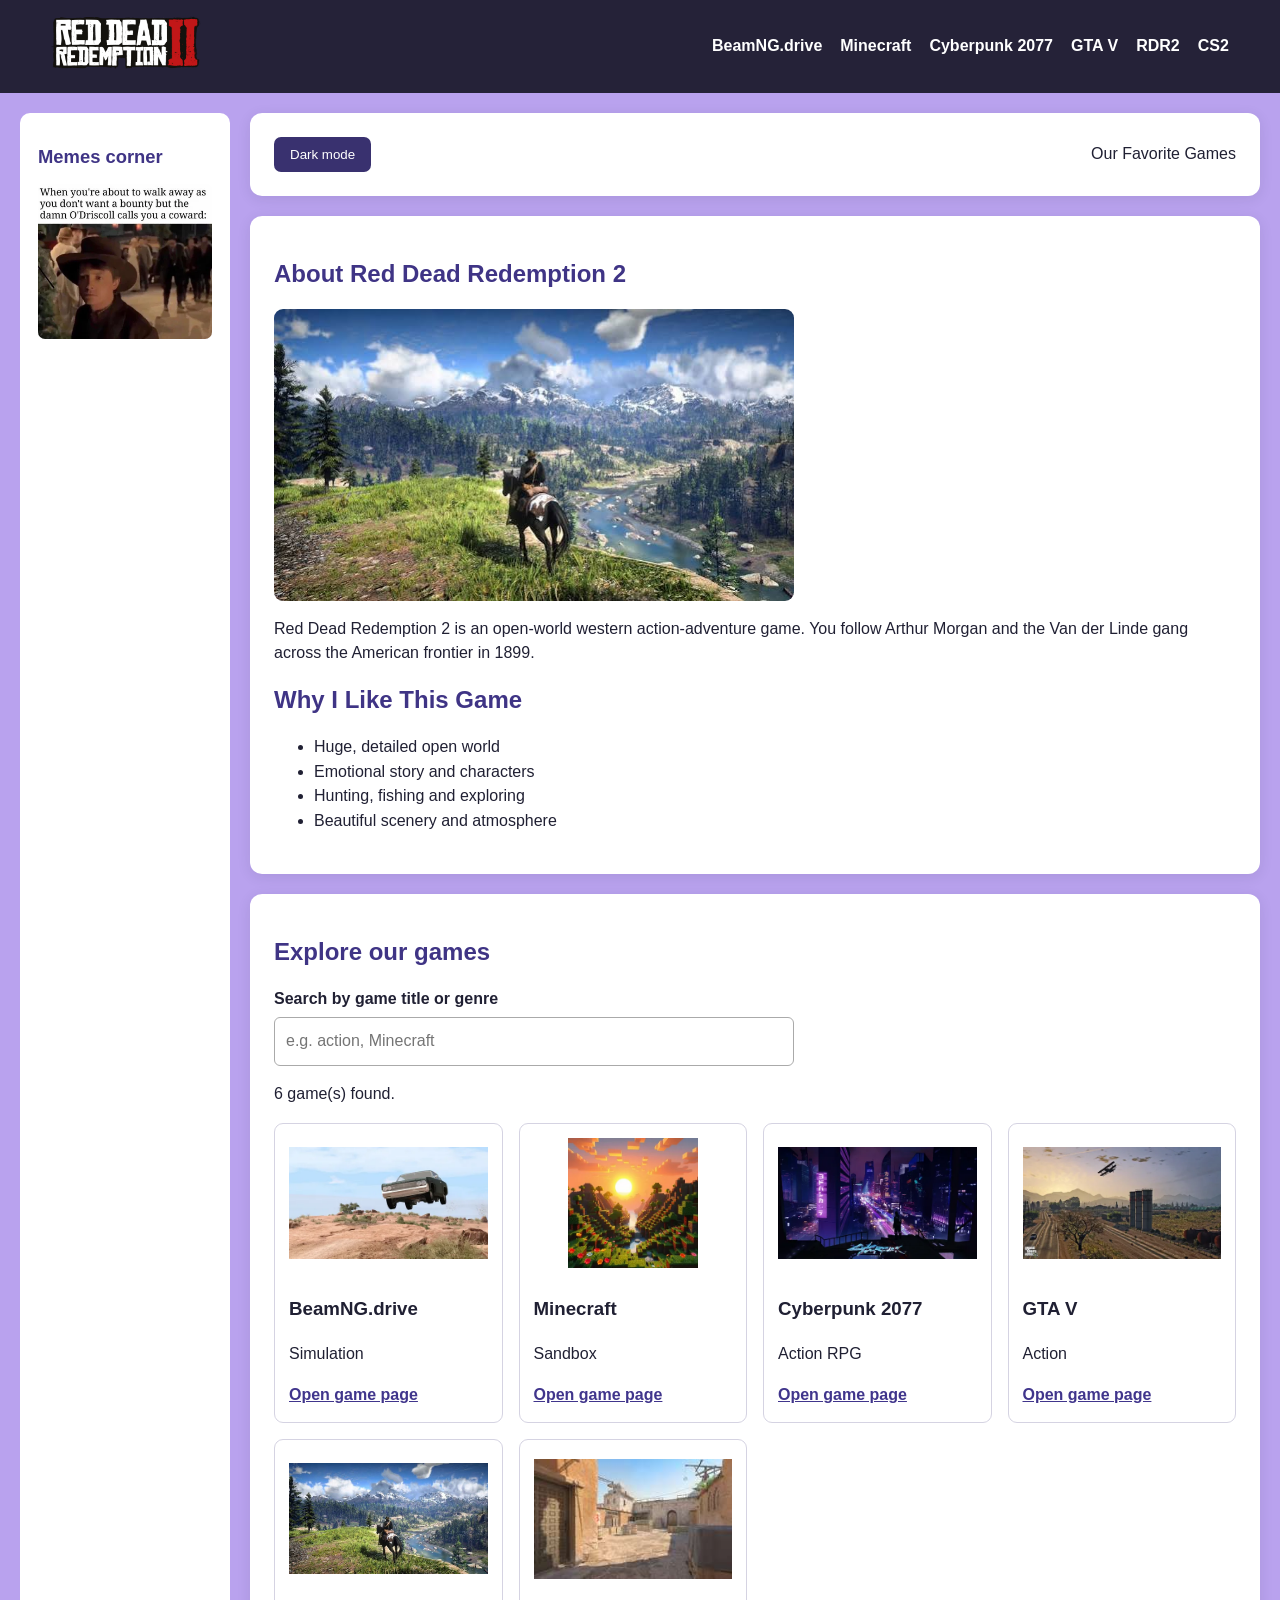
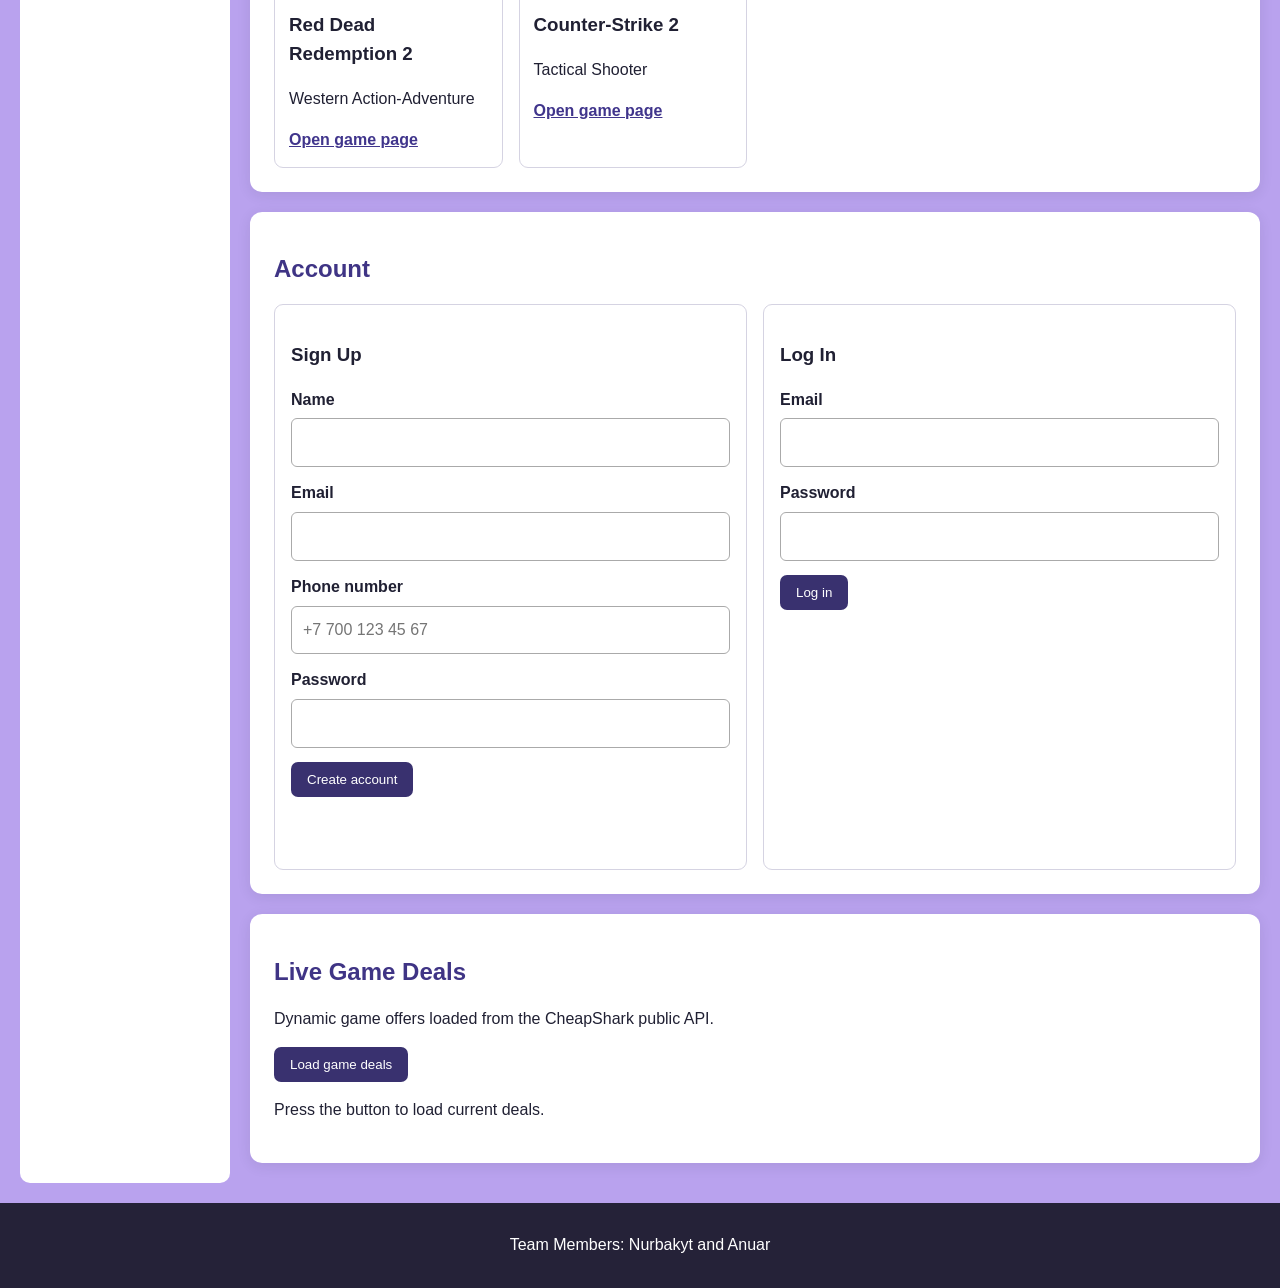
<file: rdr2.html>
<!DOCTYPE html>
<html lang="en">

<head>
    <meta charset="UTF-8">
    <meta name="viewport" content="width=device-width, initial-scale=1">

    <title>Red Dead Redemption 2 | Our Favorite Games</title>

    <link rel="stylesheet" href="css/style.css">
    <script src="js/script.js" defer></script>
</head>

<body>

    <header id="main-header">
        <a href="index.html" aria-label="Our Favorite Games home">
            <img src="images/RDR2_logo.png" alt="Red Dead Redemption 2 logo" class="logo">
        </a>

        <nav class="nav-menu" aria-label="Game navigation">
            <a href="index.html">BeamNG.drive</a>
            <a href="minecraft.html">Minecraft</a>
            <a href="cyberpunk.html">Cyberpunk 2077</a>
            <a href="gta5.html">GTA V</a>
            <a href="rdr2.html">RDR2</a>
            <a href="cs2.html">CS2</a>
        </nav>
    </header>

    <aside class="sidebar">
        <h2>Memes corner</h2>

        <img src="images/RDR2_meme1.webp" alt="Red Dead Redemption 2 meme" class="meme" loading="lazy">
    </aside>

    <main>

        <section class="card controls">
            <button id="theme-toggle" type="button" aria-pressed="false">Dark mode</button>
            <span>Our Favorite Games</span>
        </section>

        <section class="card game-intro">
            <h1>About Red Dead Redemption 2</h1>

            <img src="images/rdr2.webp" alt="Red Dead Redemption 2 game" class="game-image">

            <p>Red Dead Redemption 2 is an open-world western action-adventure game. You follow Arthur Morgan and the Van der Linde gang across the American frontier in 1899.</p>

            <h2>Why I Like This Game</h2>

            <ul>
                <li>Huge, detailed open world</li>
                <li>Emotional story and characters</li>
                <li>Hunting, fishing and exploring</li>
                <li>Beautiful scenery and atmosphere</li>
            </ul>
        </section>

        <section class="card" id="game-search">
            <h2>Explore our games</h2>

            <label for="game-query">Search by game title or genre</label>
            <input id="game-query" type="search" placeholder="e.g. action, Minecraft">

            <p id="search-status" role="status"></p>
            <div id="game-results" class="results-grid"></div>
        </section>

        <section class="card" id="account">
            <h2>Account</h2>

            <div class="account-grid">

                <form id="signup-form" novalidate>
                    <h3>Sign Up</h3>

                    <label for="signup-name">Name</label>
                    <input id="signup-name" autocomplete="name">

                    <label for="signup-email">Email</label>
                    <input id="signup-email" autocomplete="email">

                    <label for="signup-phone">Phone number</label>
                    <input id="signup-phone" autocomplete="tel" placeholder="+7 700 123 45 67">

                    <label for="signup-password">Password</label>
                    <input id="signup-password" type="password" autocomplete="new-password">

                    <button type="submit">Create account</button>
                    <p class="form-message" id="signup-message" role="status"></p>
                </form>

                <form id="login-form" novalidate>
                    <h3>Log In</h3>

                    <label for="login-email">Email</label>
                    <input id="login-email" autocomplete="email">

                    <label for="login-password">Password</label>
                    <input id="login-password" type="password" autocomplete="current-password">

                    <button type="submit">Log in</button>
                    <p class="form-message" id="login-message" role="status"></p>
                </form>

            </div>
        </section>

        <section class="card" id="game-api">
            <h2>Live Game Deals</h2>

            <p>Dynamic game offers loaded from the CheapShark public API.</p>
            <button id="load-deals" type="button">Load game deals</button>

            <p id="api-status" role="status">Press the button to load current deals.</p>
            <div id="deal-results" class="results-grid"></div>
        </section>

    </main>

    <footer>
        <p>Team Members: Nurbakyt and Anuar</p>
    </footer>

</body>

</html>
</file>
<file: css/style.css>
:root {
    --page-bg: #b9a2ee;
    --text: #202033;
    --surface: #ffffff;
    --heading: #3f3485;
    --link: #40358c;
    --border: #d5d3e2;
    --input-bg: #ffffff;
    --input-text: #202033;
    --input-border: #aaaaaa;
}

body.dark {
    --page-bg: #0b0911;
    --text: #eeeeee;
    --surface: #292638;
    --heading: #c8bdff;
    --link: #c8bdff;
    --border: #5a536d;
    --input-bg: #201e2d;
    --input-text: #ffffff;
    --input-border: #696477;
}






* {
    box-sizing: border-box;
}

body {
    margin: 0;
    font-family: Arial, sans-serif;
    line-height: 1.55;
    color: var(--text);
    background: var(--page-bg);
    min-height: 100vh;

    display: grid;
    grid-template-columns: 230px minmax(0, 1fr);
    grid-template-rows: auto 1fr auto;
    column-gap: 20px;
    grid-template-areas:
        "header  header"
        "sidebar main"
        "footer  footer";

    transition: background 0.25s, color 0.25s;
}






#main-header {
    grid-area: header;
    display: flex;
    align-items: center;
    justify-content: space-between;
    gap: 24px;
    padding: 16px 4%;
    background: #252238;
}

.logo,
.logo-w-bg {
    width: 150px;
    max-height: 90px;
    object-fit: contain;
}

.logo-w-bg {
    background: #ffffff;
    border-radius: 8px;
    padding: 5px;
}

.logo-gta {
    width: 100px;
    max-height: 90px;
    object-fit: contain;
}

.nav-menu {
    display: flex;
    flex-wrap: wrap;
    gap: 18px;
}

.nav-menu a {
    color: #ffffff;
    text-decoration: none;
    font-weight: 700;
    transition: color 0.2s, transform 0.2s;
}

.nav-menu a:hover {
    color: #ffd166;
    transform: translateY(-2px);
}






.sidebar {
    grid-area: sidebar;
    margin: 20px 0 20px 20px;
    padding: 18px;
    background: var(--surface);
    color: var(--text);
    border-radius: 10px;
}

.sidebar h2 {
    font-size: 1.15rem;
}

.meme {
    display: block;
    width: 100%;
    height: auto;
    margin: 0 0 14px;
    border-radius: 7px;
}







main {
    grid-area: main;
    min-width: 0;
    padding: 0 20px 20px 0;
}

.card {
    background: var(--surface);
    color: var(--text);
    max-width: 1050px;
    margin: 20px auto;
    padding: 24px;
    border-radius: 12px;
    box-shadow: 0 3px 14px #24213a18;
}

h1,
h2 {
    line-height: 1.2;
    color: var(--heading);
}

.game-intro .game-image {
    display: block;
    max-width: min(100%, 520px);
    max-height: 310px;
    object-fit: cover;
    border-radius: 9px;
    margin: 15px 0;
}

.game-intro .circle-image {
    width: 210px;
    height: 210px;
    border-radius: 50%;
    object-fit: cover;
}

.controls {
    display: flex;
    align-items: center;
    justify-content: space-between;
    gap: 12px;
}







button {
    border: 0;
    border-radius: 7px;
    padding: 10px 16px;
    color: #ffffff;
    background: #39316f;
    cursor: pointer;
    transition: transform 0.2s, background 0.2s, box-shadow 0.2s;
}

button:hover {
    background: #594ca3;
    transform: translateY(-2px);
    box-shadow: 0 4px 10px #0002;
}

button:disabled {
    opacity: 0.6;
    cursor: wait;
    transform: none;
}

input {
    display: block;
    width: 100%;
    max-width: 520px;
    padding: 11px;
    margin: 6px 0 14px;
    border: 1px solid var(--input-border);
    border-radius: 6px;
    font: inherit;
    color: var(--input-text);
    background: var(--input-bg);
}

label {
    display: block;
    font-weight: 600;
}

.account-grid form {
    padding: 16px;
    border: 1px solid var(--border);
    border-radius: 9px;
}

.form-message {
    min-height: 24px;
    color: #a32626;
}

#profile-details {
    margin: 15px 0;
}








.results-grid,
.account-grid {
    display: grid;
    grid-template-columns: repeat(auto-fit, minmax(210px, 1fr));
    gap: 16px;
    margin-top: 15px;
}

.result-card {
    min-width: 0;
    border: 1px solid var(--border);
    border-radius: 9px;
    padding: 14px;
    overflow-wrap: anywhere;
}

.result-card img {
    width: 100%;
    height: 130px;
    object-fit: contain;
    border-radius: 5px;
}

.result-card a {
    color: var(--link);
    font-weight: 700;
}






footer {
    grid-area: footer;
    padding: 14px;
    text-align: center;
    color: #ffffff;
    background: #252238;
}







body.dark .form-message {
    color: #ff8a8a;
}







@media (max-width: 850px) {

    body {
        grid-template-columns: minmax(0, 1fr);
        grid-template-areas:
            "header"
            "main"
            "sidebar"
            "footer";
    }

    #main-header {
        flex-direction: column;
    }

    .sidebar {
        margin: 0 20px 20px;
        display: grid;
        grid-template-columns: repeat(auto-fit, minmax(100px, 1fr));
        gap: 12px;
    }

    .sidebar h2 {
        grid-column: 1 / -1;
    }

    .meme {
        margin: 0;
    }

    main {
        padding: 0 12px 12px;
    }

    .card {
        margin: 14px auto;
        padding: 18px;
    }
}

@media (max-width: 480px) {

    .nav-menu {
        justify-content: center;
        gap: 10px;
    }

    .nav-menu a {
        font-size: 0.9rem;
    }

    .controls {
        align-items: flex-start;
        flex-direction: column;
    }
}

@media (prefers-reduced-motion: reduce) {

    *,
    *::before,
    *::after {
        transition: none !important;
        animation: none !important;
    }
  }
</file>
